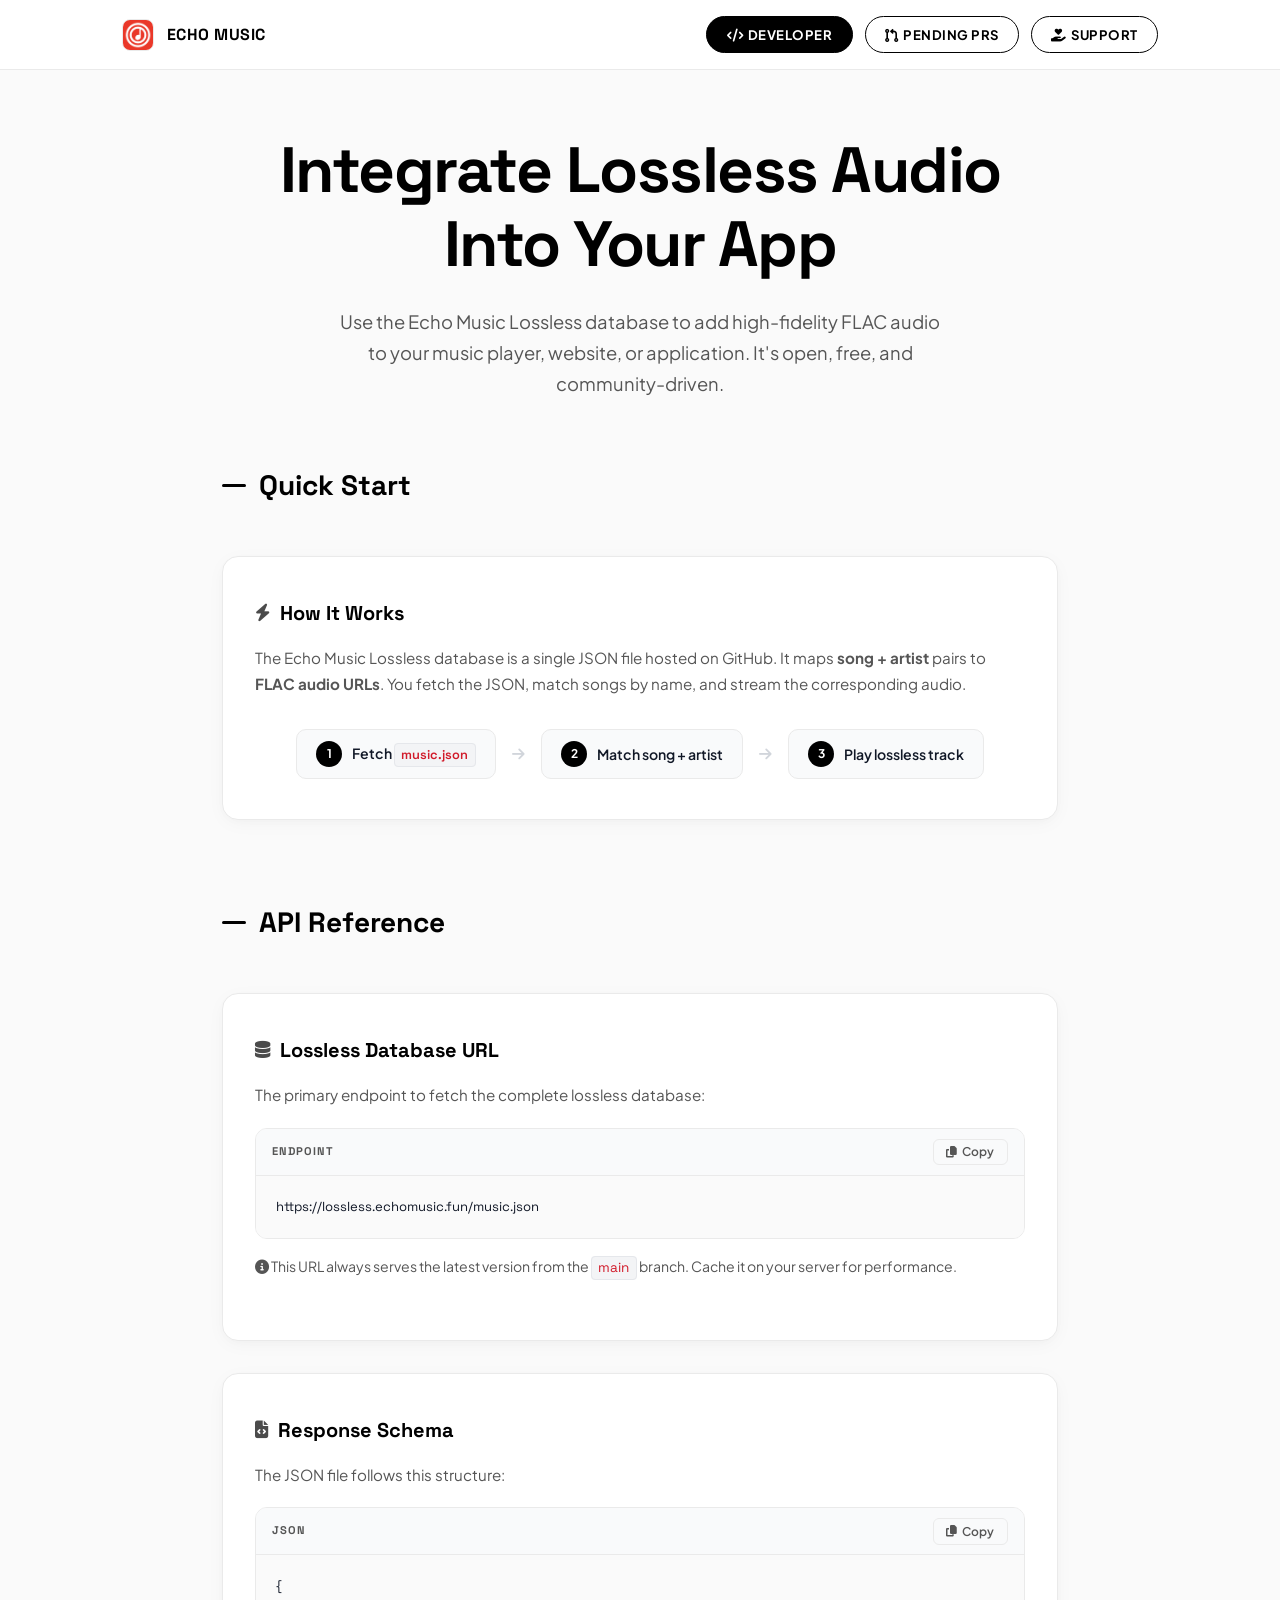
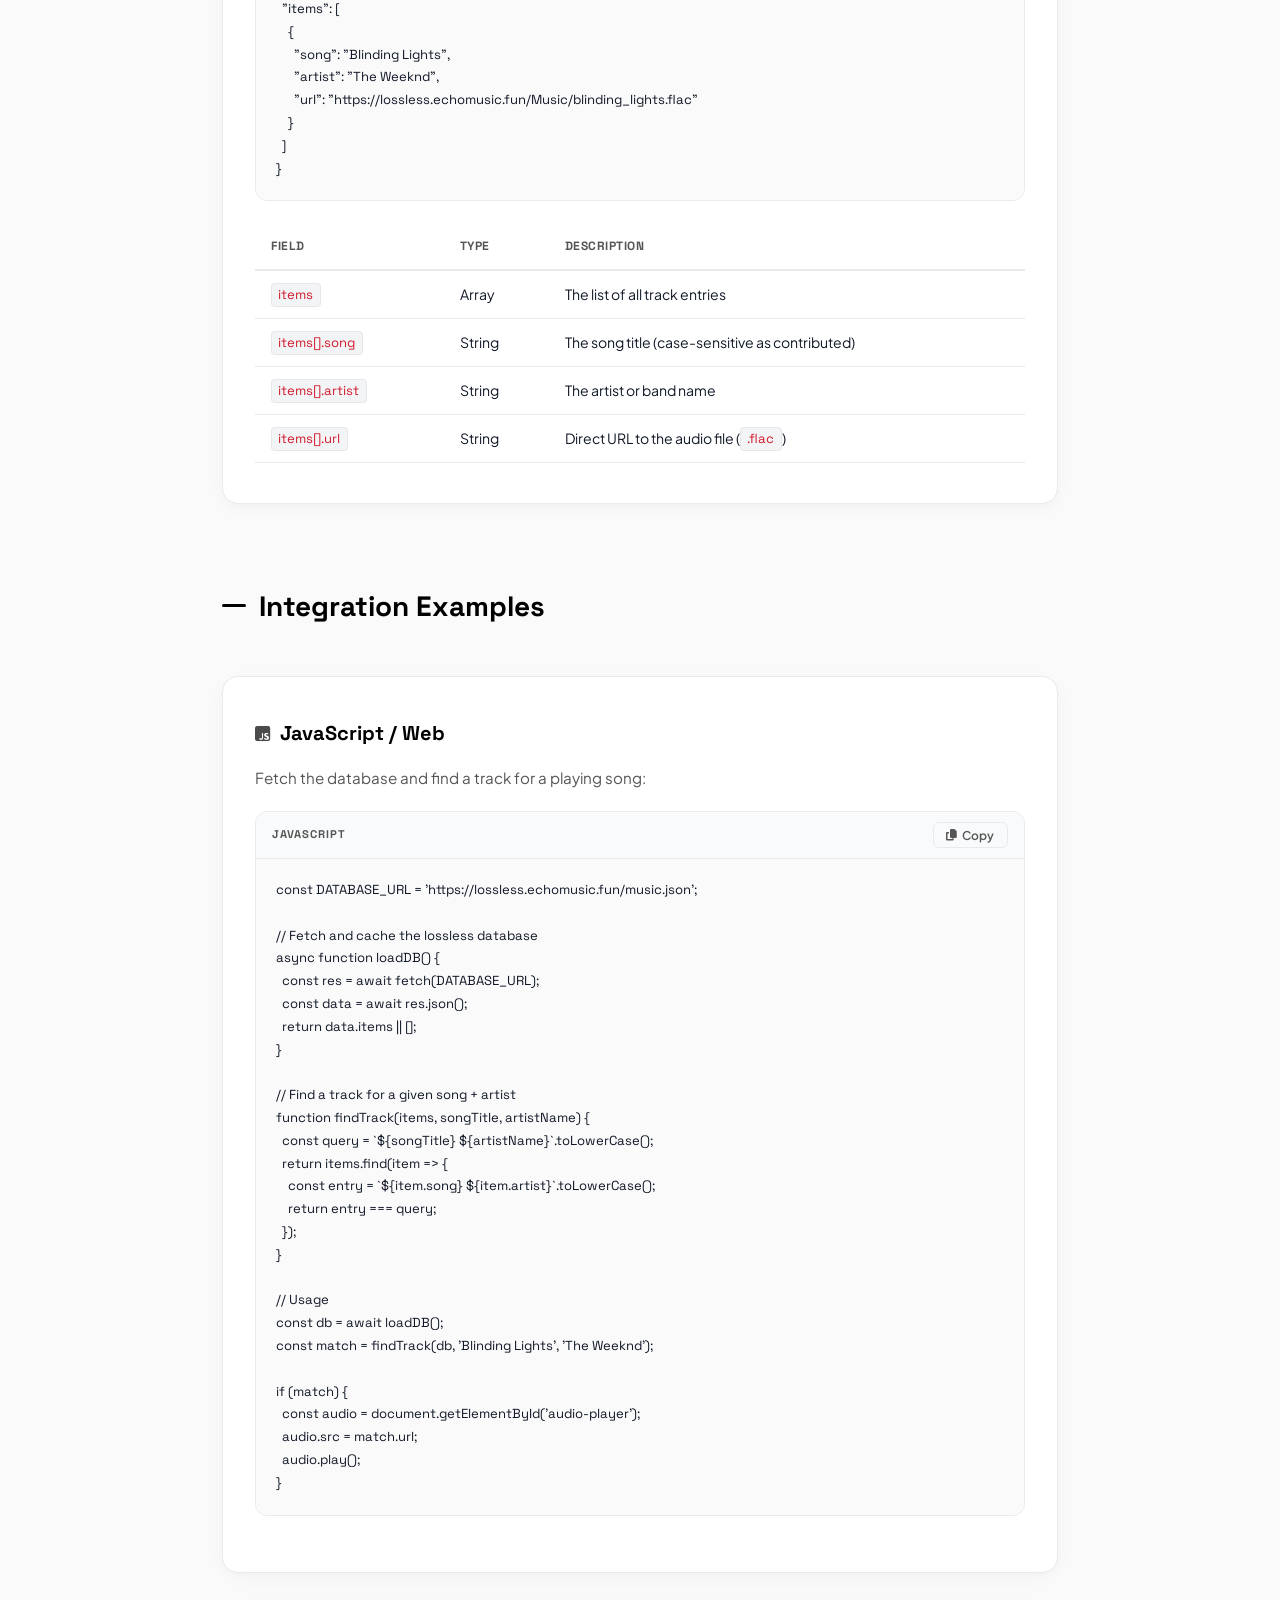
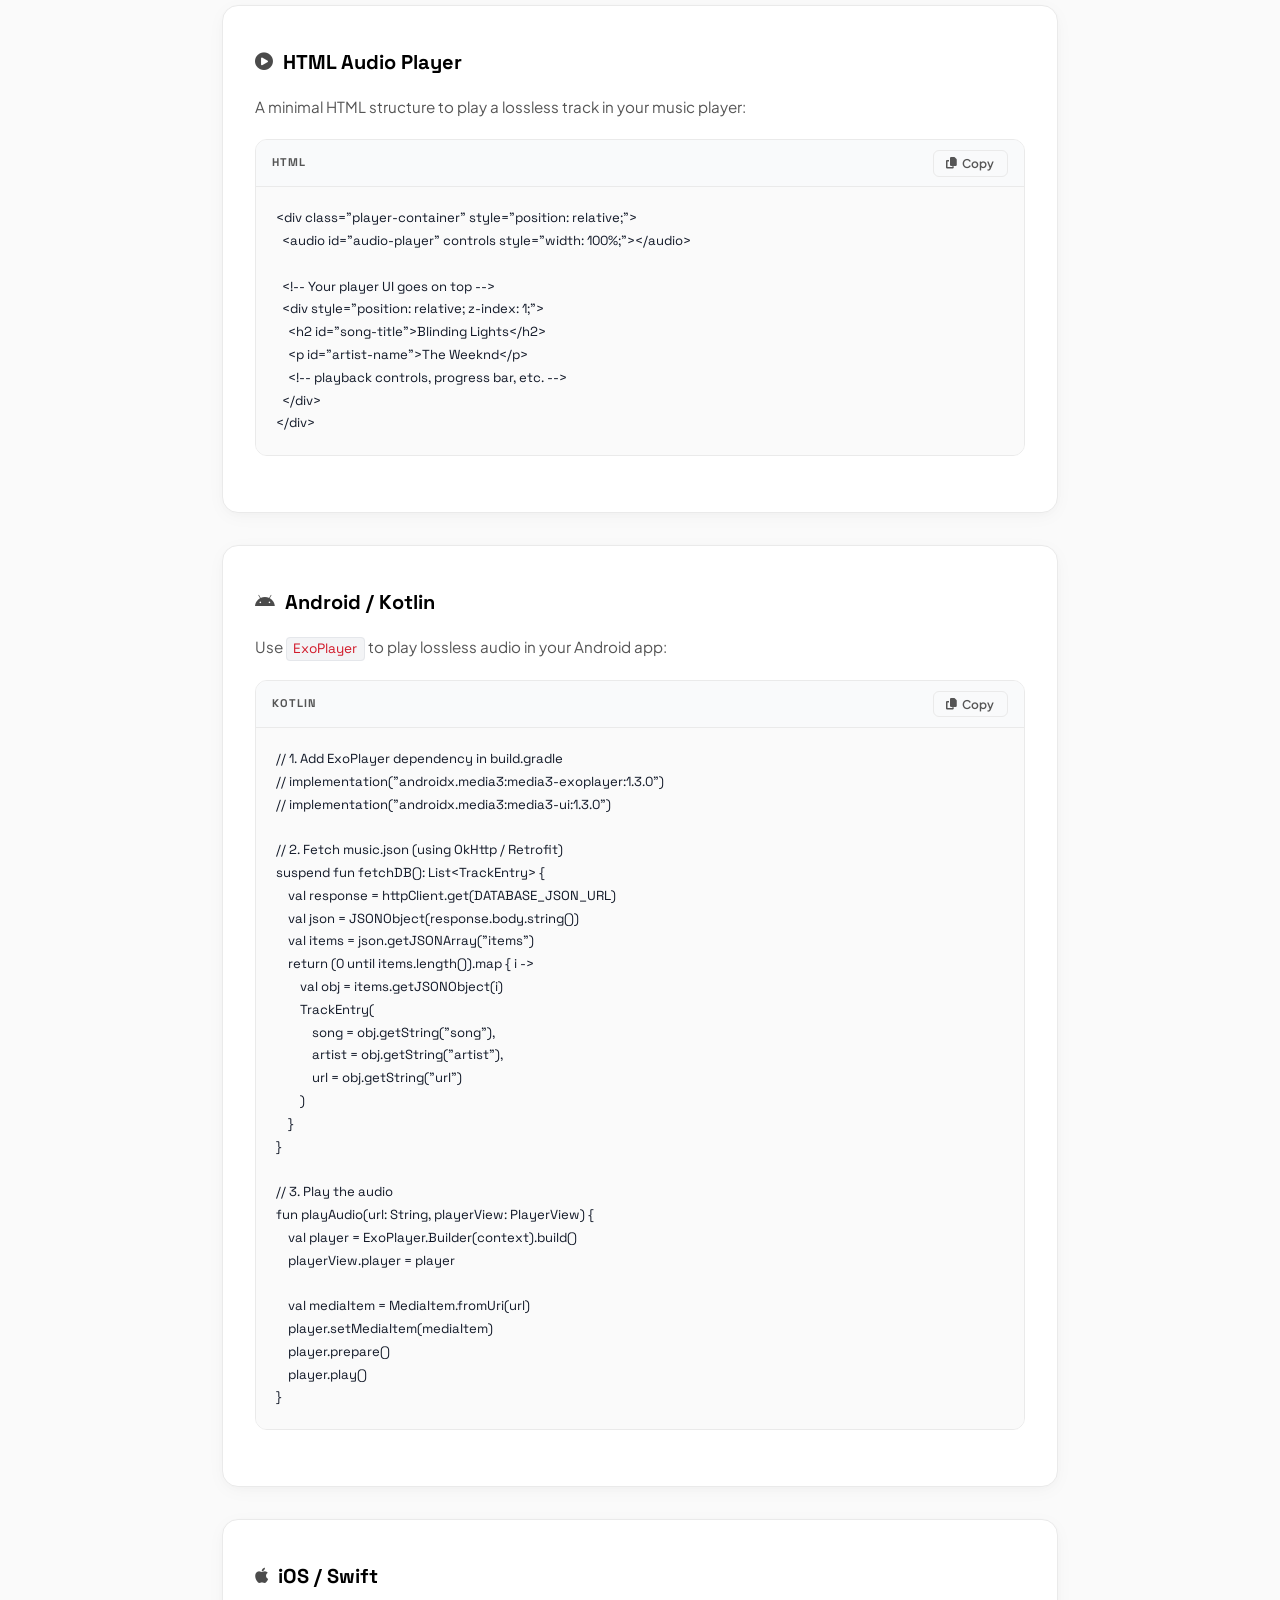
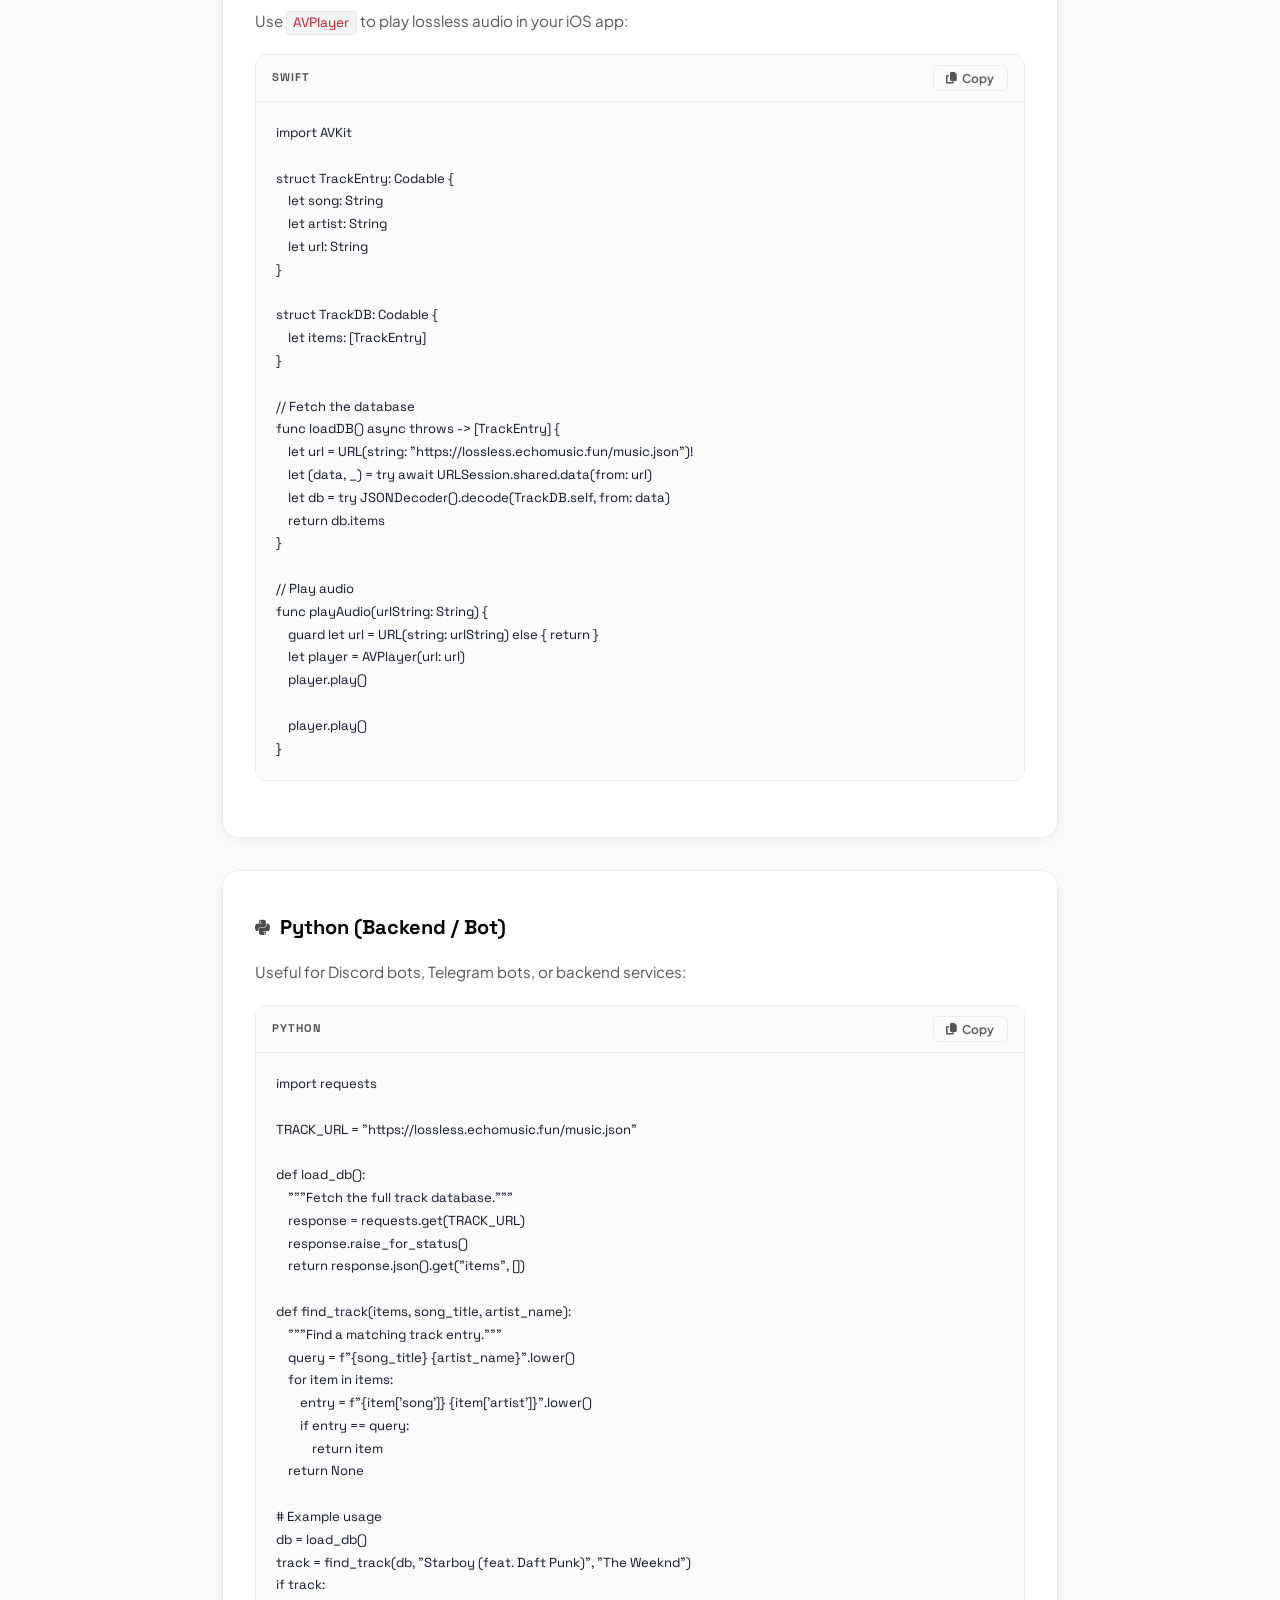
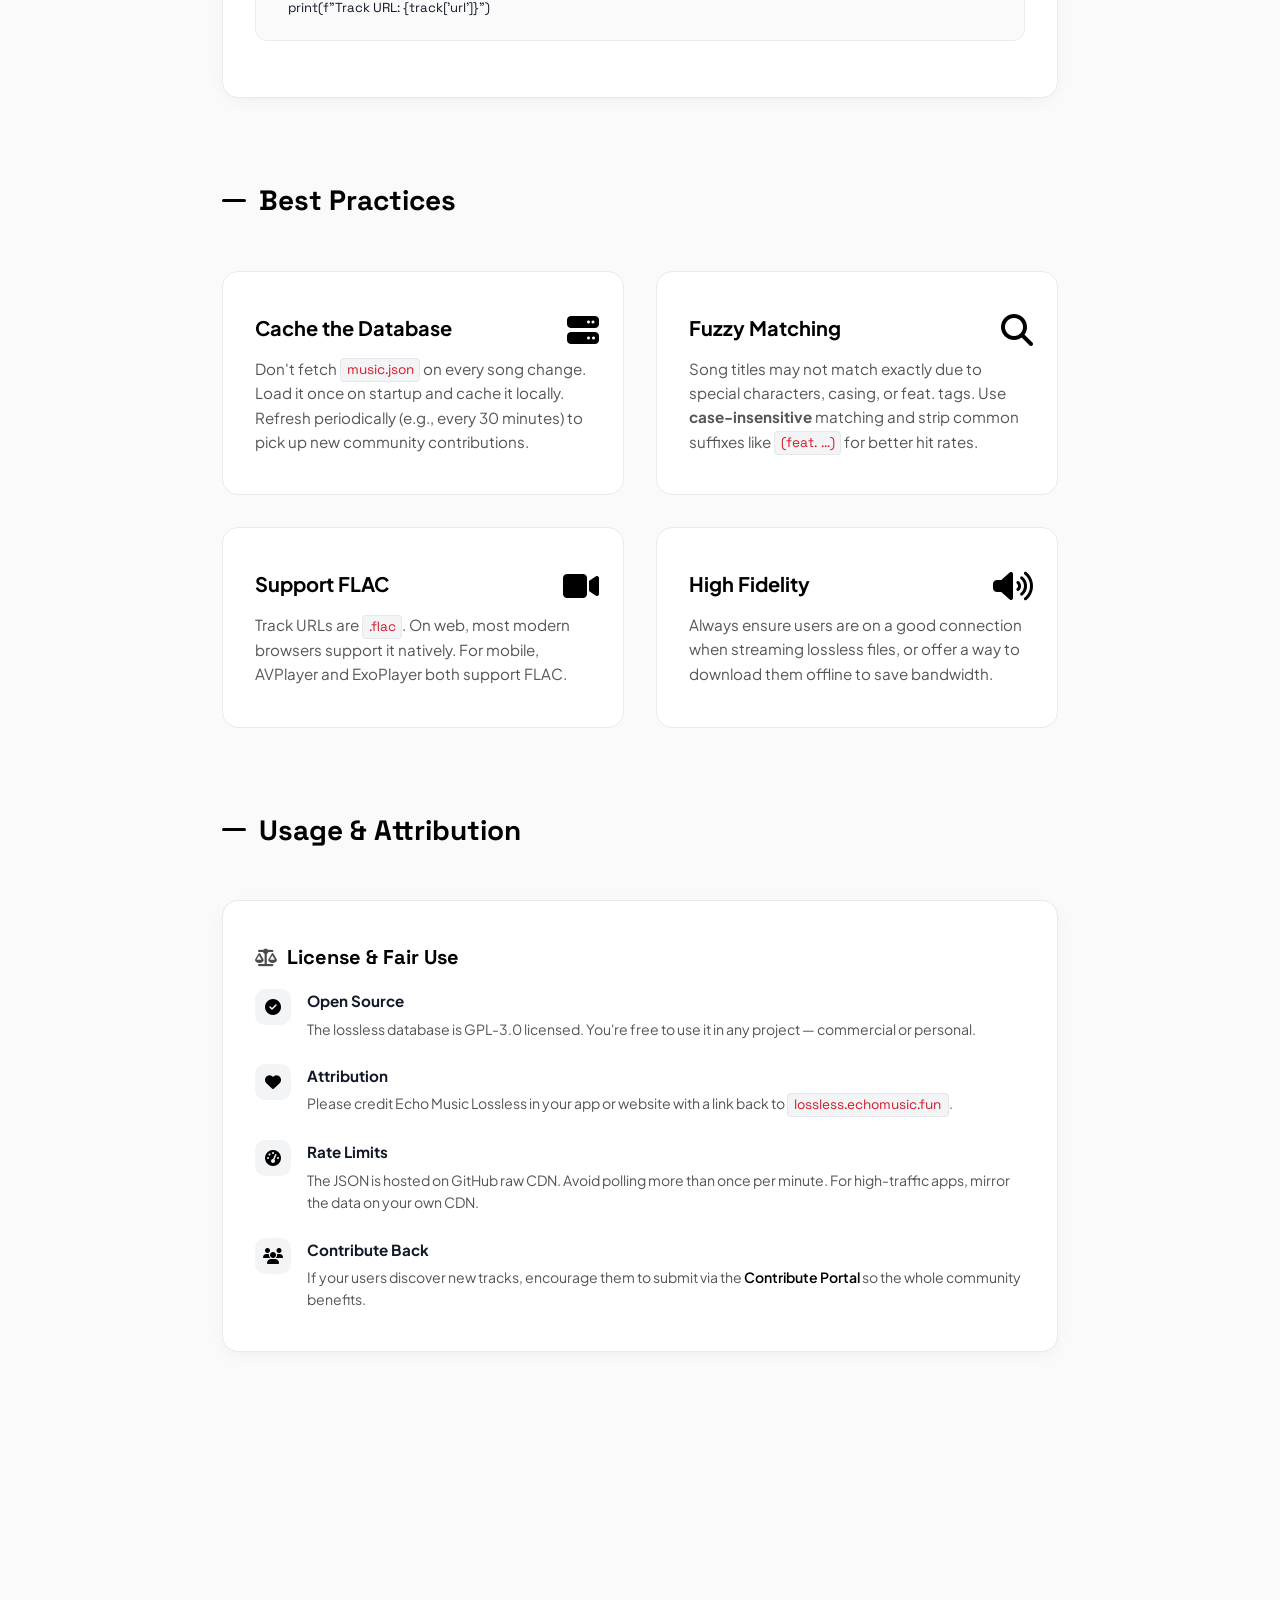
<file: developer.html>
<!DOCTYPE html>
<html lang="en">

<head>
    <meta charset="UTF-8">
    <meta name="viewport" content="width=device-width, initial-scale=1.0">
    <meta name="robots" content="index, follow">
    <meta name="theme-color" content="#121212">
    <title>Developer Guide — Echo Music Lossless</title>
    <meta name="description" content="Learn how to integrate Echo Music Lossless audio into your app or website. Complete API reference, code examples, and integration guides.">

    <meta property="og:type" content="website">
    <meta property="og:url" content="https://lossless.echomusic.fun/developer.html">
    <meta property="og:title" content="Developer Guide — Echo Music Lossless">
    <meta property="og:description" content="Integrate Echo Music Lossless audio into your own app or website with our developer guide.">
    <meta property="og:image" content="https://lossless.echomusic.fun/App%20Logo/echo.png">

    <link rel="icon" type="image/png" href="App Logo/echo.png">
    <link rel="stylesheet" href="styles.css?v=4">
    <link rel="stylesheet" href="https://cdnjs.cloudflare.com/ajax/libs/font-awesome/6.4.0/css/all.min.css">
</head>

<body>
    <nav class="top-bar">
        <div class="top-bar-content">
            <a href="index.html" class="brand">
                <img src="App Logo/echo.png" alt="Echo Music Logo" class="app-icon">
                <span class="copyright">ECHO MUSIC</span>
            </a>
            <button class="nav-hamburger" id="nav-hamburger" aria-label="Toggle menu" aria-expanded="false">
                <span></span><span></span><span></span>
            </button>
            <div class="nav-links" id="nav-links">
                <a href="developer.html" class="nav-support-btn nav-active-btn"><i class="fas fa-code" style="margin-right: 0.3rem;"></i>Developer</a>
                <a href="pending.html" class="nav-support-btn nav-pending-btn"><i class="fas fa-code-pull-request" style="margin-right: 0.3rem;"></i>Pending PRs</a>
                <a href="https://support.iad1tya.cyou" target="_blank" rel="noopener" class="nav-support-btn"><i class="fas fa-hand-holding-heart" style="margin-right: 0.3rem;"></i>Support</a>
            </div>
        </div>
    </nav>

    <main class="container dev-container">
        <header style="margin-bottom: 4rem;">
            <h1 id="main-title">Integrate Lossless Audio<br>Into Your App</h1>
            <p>Use the Echo Music Lossless database to add high-fidelity FLAC audio to your music player, website, or application. It's open, free, and community-driven.</p>
        </header>

        
        <section class="dev-section">
            <h2 class="section-title">Quick Start</h2>
            <div class="dev-card">
                <h3><i class="fas fa-bolt"></i> How It Works</h3>
                <p>The Echo Music Lossless database is a single JSON file hosted on GitHub. It maps <strong>song + artist</strong> pairs to <strong>FLAC audio URLs</strong>. You fetch the JSON, match songs by name, and stream the corresponding audio.</p>
                <div class="dev-flow">
                    <div class="flow-step">
                        <span class="flow-num">1</span>
                        <span>Fetch <code>music.json</code></span>
                    </div>
                    <i class="fas fa-arrow-right flow-arrow"></i>
                    <div class="flow-step">
                        <span class="flow-num">2</span>
                        <span>Match song + artist</span>
                    </div>
                    <i class="fas fa-arrow-right flow-arrow"></i>
                    <div class="flow-step">
                        <span class="flow-num">3</span>
                        <span>Play lossless track</span>
                    </div>
                </div>
            </div>
        </section>

        
        <section class="dev-section">
            <h2 class="section-title">API Reference</h2>

            <div class="dev-card">
                <h3><i class="fas fa-database"></i> Lossless Database URL</h3>
                <p>The primary endpoint to fetch the complete lossless database:</p>
                <div class="code-block">
                    <div class="code-header">
                        <span class="code-lang">ENDPOINT</span>
                        <button class="copy-btn" onclick="copyCode(this)"><i class="fas fa-copy"></i> Copy</button>
                    </div>
                    <pre><code>https://lossless.echomusic.fun/music.json</code></pre>
                </div>
                <p style="margin-top: 1rem; font-size: 0.88rem; color: var(--text-dim);">
                    <i class="fas fa-info-circle"></i> This URL always serves the latest version from the <code>main</code> branch. Cache it on your server for performance.
                </p>
            </div>

            <div class="dev-card">
                <h3><i class="fas fa-file-code"></i> Response Schema</h3>
                <p>The JSON file follows this structure:</p>
                <div class="code-block">
                    <div class="code-header">
                        <span class="code-lang">JSON</span>
                        <button class="copy-btn" onclick="copyCode(this)"><i class="fas fa-copy"></i> Copy</button>
                    </div>
                    <pre><code>{
  "items": [
    {
      "song": "Blinding Lights",
      "artist": "The Weeknd",
      "url": "https://lossless.echomusic.fun/Music/blinding_lights.flac"
    }
  ]
}</code></pre>
                </div>

                <div class="schema-table">
                    <table>
                        <thead>
                            <tr><th>Field</th><th>Type</th><th>Description</th></tr>
                        </thead>
                        <tbody>
                            <tr><td><code>items</code></td><td>Array</td><td>The list of all track entries</td></tr>
                            <tr><td><code>items[].song</code></td><td>String</td><td>The song title (case-sensitive as contributed)</td></tr>
                            <tr><td><code>items[].artist</code></td><td>String</td><td>The artist or band name</td></tr>
                            <tr><td><code>items[].url</code></td><td>String</td><td>Direct URL to the audio file (<code>.flac</code>)</td></tr>
                        </tbody>
                    </table>
                </div>
            </div>
        </section>

        
        <section class="dev-section">
            <h2 class="section-title">Integration Examples</h2>

            
            <div class="dev-card">
                <h3><i class="fab fa-js-square"></i> JavaScript / Web</h3>
                <p>Fetch the database and find a track for a playing song:</p>
                <div class="code-block">
                    <div class="code-header">
                        <span class="code-lang">JavaScript</span>
                        <button class="copy-btn" onclick="copyCode(this)"><i class="fas fa-copy"></i> Copy</button>
                    </div>
                    <pre><code>const DATABASE_URL = 'https://lossless.echomusic.fun/music.json';

// Fetch and cache the lossless database
async function loadDB() {
  const res = await fetch(DATABASE_URL);
  const data = await res.json();
  return data.items || [];
}

// Find a track for a given song + artist
function findTrack(items, songTitle, artistName) {
  const query = `${songTitle} ${artistName}`.toLowerCase();
  return items.find(item => {
    const entry = `${item.song} ${item.artist}`.toLowerCase();
    return entry === query;
  });
}

// Usage
const db = await loadDB();
const match = findTrack(db, 'Blinding Lights', 'The Weeknd');

if (match) {
  const audio = document.getElementById('audio-player');
  audio.src = match.url;
  audio.play();
}</code></pre>
                </div>
            </div>

            
            <div class="dev-card">
                <h3><i class="fas fa-play-circle"></i> HTML Audio Player</h3>
                <p>A minimal HTML structure to play a lossless track in your music player:</p>
                <div class="code-block">
                    <div class="code-header">
                        <span class="code-lang">HTML</span>
                        <button class="copy-btn" onclick="copyCode(this)"><i class="fas fa-copy"></i> Copy</button>
                    </div>
                    <pre><code>&lt;div class="player-container" style="position: relative;"&gt;
  &lt;audio id="audio-player" controls style="width: 100%;"&gt;&lt;/audio&gt;

  &lt;!-- Your player UI goes on top --&gt;
  &lt;div style="position: relative; z-index: 1;"&gt;
    &lt;h2 id="song-title"&gt;Blinding Lights&lt;/h2&gt;
    &lt;p id="artist-name"&gt;The Weeknd&lt;/p&gt;
    &lt;!-- playback controls, progress bar, etc. --&gt;
  &lt;/div&gt;
&lt;/div&gt;</code></pre>
                </div>
            </div>

            
            <div class="dev-card">
                <h3><i class="fab fa-android"></i> Android / Kotlin</h3>
                <p>Use <code>ExoPlayer</code> to play lossless audio in your Android app:</p>
                <div class="code-block">
                    <div class="code-header">
                        <span class="code-lang">Kotlin</span>
                        <button class="copy-btn" onclick="copyCode(this)"><i class="fas fa-copy"></i> Copy</button>
                    </div>
                    <pre><code>// 1. Add ExoPlayer dependency in build.gradle
// implementation("androidx.media3:media3-exoplayer:1.3.0")
// implementation("androidx.media3:media3-ui:1.3.0")

// 2. Fetch music.json (using OkHttp / Retrofit)
suspend fun fetchDB(): List&lt;TrackEntry&gt; {
    val response = httpClient.get(DATABASE_JSON_URL)
    val json = JSONObject(response.body.string())
    val items = json.getJSONArray("items")
    return (0 until items.length()).map { i ->
        val obj = items.getJSONObject(i)
        TrackEntry(
            song = obj.getString("song"),
            artist = obj.getString("artist"),
            url = obj.getString("url")
        )
    }
}

// 3. Play the audio
fun playAudio(url: String, playerView: PlayerView) {
    val player = ExoPlayer.Builder(context).build()
    playerView.player = player

    val mediaItem = MediaItem.fromUri(url)
    player.setMediaItem(mediaItem)
    player.prepare()
    player.play()
}</code></pre>
                </div>
            </div>

            
            <div class="dev-card">
                <h3><i class="fab fa-apple"></i> iOS / Swift</h3>
                <p>Use <code>AVPlayer</code> to play lossless audio in your iOS app:</p>
                <div class="code-block">
                    <div class="code-header">
                        <span class="code-lang">Swift</span>
                        <button class="copy-btn" onclick="copyCode(this)"><i class="fas fa-copy"></i> Copy</button>
                    </div>
                    <pre><code>import AVKit

struct TrackEntry: Codable {
    let song: String
    let artist: String
    let url: String
}

struct TrackDB: Codable {
    let items: [TrackEntry]
}

// Fetch the database
func loadDB() async throws -> [TrackEntry] {
    let url = URL(string: "https://lossless.echomusic.fun/music.json")!
    let (data, _) = try await URLSession.shared.data(from: url)
    let db = try JSONDecoder().decode(TrackDB.self, from: data)
    return db.items
}

// Play audio
func playAudio(urlString: String) {
    guard let url = URL(string: urlString) else { return }
    let player = AVPlayer(url: url)
    player.play()

    player.play()
}</code></pre>
                </div>
            </div>

            
            <div class="dev-card">
                <h3><i class="fab fa-python"></i> Python (Backend / Bot)</h3>
                <p>Useful for Discord bots, Telegram bots, or backend services:</p>
                <div class="code-block">
                    <div class="code-header">
                        <span class="code-lang">Python</span>
                        <button class="copy-btn" onclick="copyCode(this)"><i class="fas fa-copy"></i> Copy</button>
                    </div>
                    <pre><code>import requests

TRACK_URL = "https://lossless.echomusic.fun/music.json"

def load_db():
    """Fetch the full track database."""
    response = requests.get(TRACK_URL)
    response.raise_for_status()
    return response.json().get("items", [])

def find_track(items, song_title, artist_name):
    """Find a matching track entry."""
    query = f"{song_title} {artist_name}".lower()
    for item in items:
        entry = f"{item['song']} {item['artist']}".lower()
        if entry == query:
            return item
    return None

# Example usage
db = load_db()
track = find_track(db, "Starboy (feat. Daft Punk)", "The Weeknd")
if track:
    print(f"Track URL: {track['url']}")
</code></pre>
                </div>
            </div>
        </section>

        
        <section class="dev-section">
            <h2 class="section-title">Best Practices</h2>
            <div class="instruction-grid">
                <article class="step-card">
                    <span class="step-number"><i class="fas fa-server"></i></span>
                    <h3>Cache the Database</h3>
                    <p>Don't fetch <code>music.json</code> on every song change. Load it once on startup and cache it locally. Refresh periodically (e.g., every 30 minutes) to pick up new community contributions.</p>
                </article>
                <article class="step-card">
                    <span class="step-number"><i class="fas fa-search"></i></span>
                    <h3>Fuzzy Matching</h3>
                    <p>Song titles may not match exactly due to special characters, casing, or feat. tags. Use <strong>case-insensitive</strong> matching and strip common suffixes like <code>(feat. …)</code> for better hit rates.</p>
                </article>
                <article class="step-card">
                    <span class="step-number"><i class="fas fa-video"></i></span>
                    <h3>Support FLAC</h3>
                    <p>Track URLs are <code>.flac</code>. On web, most modern browsers support it natively. For mobile, AVPlayer and ExoPlayer both support FLAC.</p>
                </article>
                <article class="step-card">
                    <span class="step-number"><i class="fas fa-volume-up"></i></span>
                    <h3>High Fidelity</h3>
                    <p>Always ensure users are on a good connection when streaming lossless files, or offer a way to download them offline to save bandwidth.</p>
                </article>
            </div>
        </section>

        
        <section class="dev-section">
            <h2 class="section-title">Usage & Attribution</h2>
            <div class="dev-card">
                <h3><i class="fas fa-balance-scale"></i> License & Fair Use</h3>
                <div class="dev-info-grid">
                    <div class="dev-info-item">
                        <div class="info-icon"><i class="fas fa-check-circle"></i></div>
                        <div>
                            <strong>Open Source</strong>
                            <p>The lossless database is GPL-3.0 licensed. You're free to use it in any project — commercial or personal.</p>
                        </div>
                    </div>
                    <div class="dev-info-item">
                        <div class="info-icon"><i class="fas fa-heart"></i></div>
                        <div>
                            <strong>Attribution</strong>
                            <p>Please credit Echo Music Lossless in your app or website with a link back to <code>lossless.echomusic.fun</code>.</p>
                        </div>
                    </div>
                    <div class="dev-info-item">
                        <div class="info-icon"><i class="fas fa-tachometer-alt"></i></div>
                        <div>
                            <strong>Rate Limits</strong>
                            <p>The JSON is hosted on GitHub raw CDN. Avoid polling more than once per minute. For high-traffic apps, mirror the data on your own CDN.</p>
                        </div>
                    </div>
                    <div class="dev-info-item">
                        <div class="info-icon"><i class="fas fa-users"></i></div>
                        <div>
                            <strong>Contribute Back</strong>
                            <p>If your users discover new tracks, encourage them to submit via the <a href="contribute.html">Contribute Portal</a> so the whole community benefits.</p>
                        </div>
                    </div>
                </div>
            </div>
        </section>
    </main>

    <footer>
        <div id="support-section" class="footer-content">
            <div class="footer-credits">
                <p style="margin-top: 0.5rem; font-size: 0.8rem; opacity: 0.6;">Licensed under <a href="LICENSE" target="_blank">GPL-3.0</a>.</p>
            </div>
        </div>
    </footer>

    <script>
        function copyCode(btn) {
            const codeBlock = btn.closest('.code-block');
            const code = codeBlock.querySelector('code').textContent;
            navigator.clipboard.writeText(code).then(() => {
                btn.innerHTML = '<i class="fas fa-check"></i> Copied!';
                setTimeout(() => {
                    btn.innerHTML = '<i class="fas fa-copy"></i> Copy';
                }, 2000);
            });
        }
    </script>
    <script>
        (function() {
            const btn = document.getElementById('nav-hamburger');
            const menu = document.getElementById('nav-links');
            if (!btn || !menu) return;
            btn.addEventListener('click', () => {
                const open = menu.classList.toggle('nav-open');
                btn.classList.toggle('nav-hamburger--open', open);
                btn.setAttribute('aria-expanded', open);
            });
            menu.querySelectorAll('a').forEach(a => {
                a.addEventListener('click', () => {
                    menu.classList.remove('nav-open');
                    btn.classList.remove('nav-hamburger--open');
                    btn.setAttribute('aria-expanded', 'false');
                });
            });
        })();
    </script>
</body>

</html>
</file>
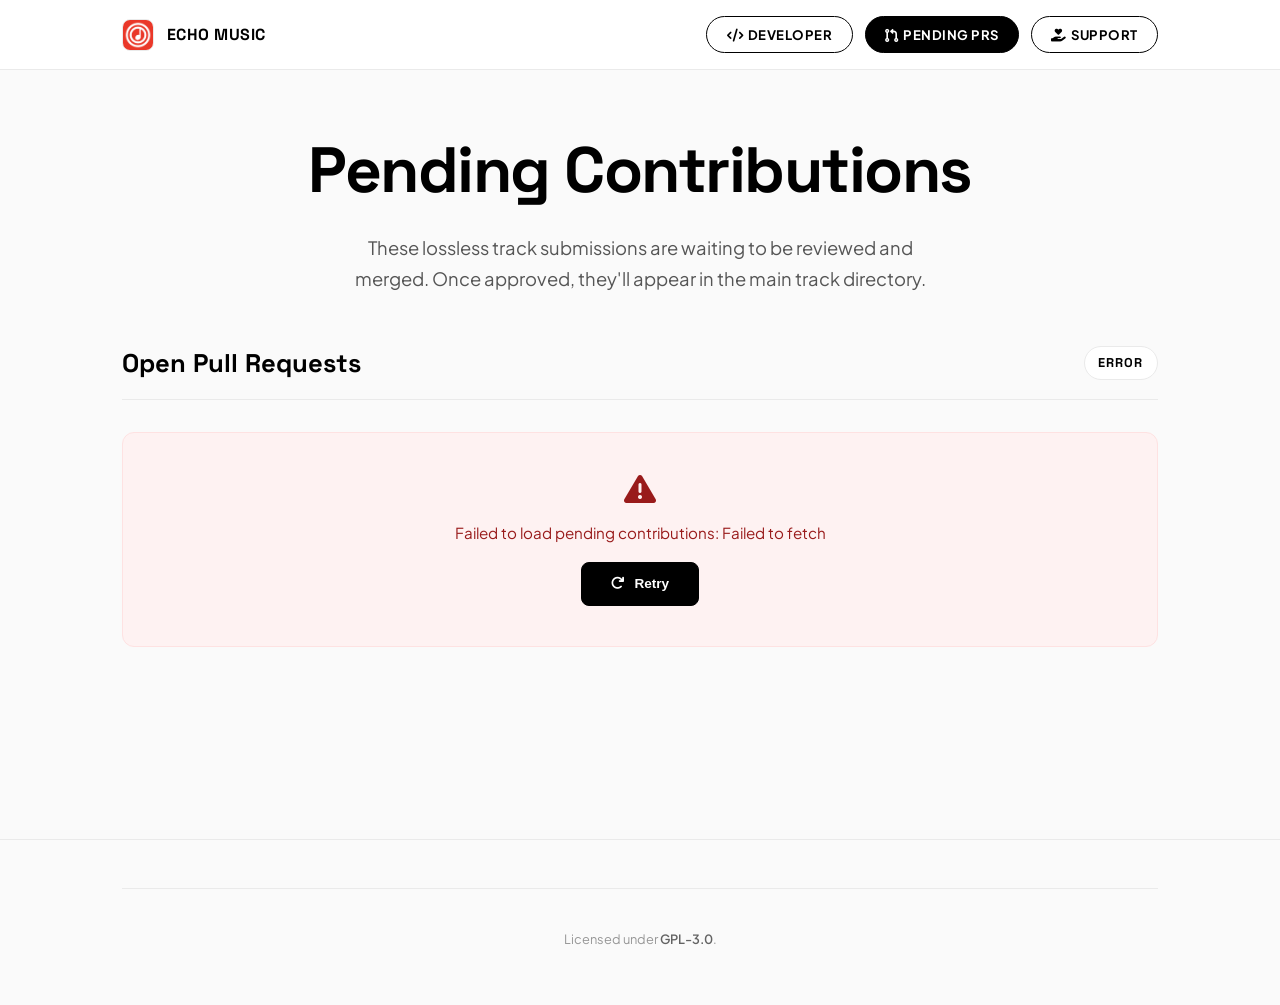
<file: pending.html>
<!DOCTYPE html>
<html lang="en">

<head>
    <meta charset="UTF-8">
    <meta name="viewport" content="width=device-width, initial-scale=1.0">
    <meta name="robots" content="index, follow">
    <meta name="theme-color" content="#121212">
    <title>Pending Contributions — Echo Music Lossless</title>
    <meta name="description" content="View all pending lossless contributions waiting to be merged into the Echo Music Lossless database.">

    <meta property="og:type" content="website">
    <meta property="og:url" content="https://lossless.echomusic.fun/pending.html">
    <meta property="og:title" content="Pending Contributions — Echo Music Lossless">
    <meta property="og:description" content="See what lossless contributions are waiting to be reviewed and merged.">
    <meta property="og:image" content="https://lossless.echomusic.fun/App%20Logo/echo.png">

    <link rel="icon" type="image/png" href="App Logo/echo.png">
    <link rel="stylesheet" href="styles.css?v=4">
    <link rel="stylesheet" href="https://cdnjs.cloudflare.com/ajax/libs/font-awesome/6.4.0/css/all.min.css">
</head>

<body>
    <nav class="top-bar">
        <div class="top-bar-content">
            <a href="index.html" class="brand">
                <img src="App Logo/echo.png" alt="Echo Music Logo" class="app-icon">
                <span class="copyright">ECHO MUSIC</span>
            </a>
            <button class="nav-hamburger" id="nav-hamburger" aria-label="Toggle menu" aria-expanded="false">
                <span></span><span></span><span></span>
            </button>
            <div class="nav-links" id="nav-links">
                <a href="developer.html" class="nav-support-btn"><i class="fas fa-code" style="margin-right: 0.3rem;"></i>Developer</a>
                <a href="pending.html" class="nav-support-btn nav-active-btn"><i class="fas fa-code-pull-request" style="margin-right: 0.3rem;"></i>Pending PRs</a>
                <a href="https://support.iad1tya.cyou" target="_blank" rel="noopener" class="nav-support-btn"><i class="fas fa-hand-holding-heart" style="margin-right: 0.3rem;"></i>Support</a>
            </div>
        </div>
    </nav>

    <main class="container">
        <header style="margin-bottom: 3rem;">
            <h1 id="main-title">Pending Contributions</h1>
            <p>These lossless track submissions are waiting to be reviewed and merged. Once approved, they'll appear in the main track directory.</p>
        </header>

        <section class="status-bar" style="margin-top: 0;">
            <h2>Open Pull Requests</h2>
            <span id="pr-count">Loading...</span>
        </section>

        <section id="pending-grid" class="pending-list">
            <div class="loader" id="loading-spinner"></div>
        </section>

        <div id="empty-state" style="display: none;">
            <div class="empty-state" style="padding: 4rem 2rem; text-align: center;">
                <i class="fas fa-check-double" style="font-size: 2.5rem; color: #059669; margin-bottom: 1rem;"></i>
                <p style="font-size: 1.1rem; font-weight: 600; color: var(--text-main); margin-bottom: 0.5rem;">All caught up!</p>
                <p style="color: var(--text-dim);">There are no pending lossless contributions at the moment. Be the first to <a href="contribute.html" style="color: var(--accent-monochrome); font-weight: 600;">submit one</a>!</p>
            </div>
        </div>

        <div id="error-state" style="display: none;">
            <div class="error-state" style="padding: 2.5rem; text-align: center;">
                <i class="fas fa-exclamation-triangle" style="font-size: 2rem; margin-bottom: 1rem;"></i>
                <p id="error-message">Failed to load pending contributions.</p>
                <button onclick="loadPendingPRs()" class="btn btn-primary" style="margin-top: 1rem; font-size: 0.85rem;">
                    <i class="fas fa-redo"></i> Retry
                </button>
            </div>
        </div>
    </main>

    <footer>
        <div id="support-section" class="footer-content">
            <div class="footer-credits">
                <p style="margin-top: 0.5rem; font-size: 0.8rem; opacity: 0.6;">Licensed under <a href="LICENSE" target="_blank">GPL-3.0</a>.</p>
            </div>
        </div>
    </footer>

    <script>
        const GITHUB_API_URL = 'https://api.github.com';
        const TARGET_OWNER = 'EchoMusicApp';
        const TARGET_REPO = 'Lossless';

        async function loadPendingPRs() {
            const grid = document.getElementById('pending-grid');
            const emptyState = document.getElementById('empty-state');
            const errorState = document.getElementById('error-state');
            const prCountEl = document.getElementById('pr-count');

            grid.innerHTML = '<div class="loader" id="loading-spinner"></div>';
            emptyState.style.display = 'none';
            errorState.style.display = 'none';

            try {
                const response = await fetch(
                    `${GITHUB_API_URL}/repos/${TARGET_OWNER}/${TARGET_REPO}/pulls?state=open&per_page=100`,
                    { headers: { 'Accept': 'application/vnd.github.v3+json' } }
                );

                if (!response.ok) throw new Error(`GitHub API returned ${response.status}`);

                const pullRequests = await response.json();

                const trackPRs = pullRequests.filter(pr =>
                    pr.title.toLowerCase().includes('lossless') ||
                    pr.title.toLowerCase().includes('feat:') ||
                    pr.title.toLowerCase().includes('add')
                );

                grid.innerHTML = '';

                if (trackPRs.length === 0) {
                    emptyState.style.display = 'block';
                    prCountEl.textContent = '0 pending';
                    return;
                }

                prCountEl.textContent = `${trackPRs.length} pending`;

                for (const pr of trackPRs) {
                    const songs = parseSongsFromPR(pr);
                    const audioUrl = await fetchPRAudioUrl(pr);
                    const card = createPRCard(pr, songs, audioUrl);
                    grid.appendChild(card);
                }

            } catch (error) {
                console.error('Error loading PRs:', error);
                grid.innerHTML = '';
                errorState.style.display = 'block';
                document.getElementById('error-message').textContent =
                    `Failed to load pending contributions: ${error.message}`;
                prCountEl.textContent = 'Error';
            }
        }

        function parseSongsFromPR(pr) {
            const songs = [];
            const body = pr.body || '';

            // Try to parse table rows from the PR body: | Song Title | Artist |
            const tableRowRegex = /\|\s*([^|]+?)\s*\|\s*([^|]+?)\s*\|/g;
            let match;
            let isHeader = true;

            while ((match = tableRowRegex.exec(body)) !== null) {
                const col1 = match[1].trim();
                const col2 = match[2].trim();

                // Skip table header and separator rows
                if (col1 === 'Song Title' || col1.startsWith('---') || col1 === '---') {
                    continue;
                }

                if (col1 && col2 && !col1.startsWith('---') && !col2.startsWith('---')) {
                    songs.push({ song: col1, artist: col2 });
                }
            }

            // Fallback: parse from PR title
            if (songs.length === 0) {
                const titleMatch = pr.title.match(/(?:add|feat:)\s*(?:lossless\s*(?:track\s*)?(?:for)?\s*)?(.+?)(?:\s*[—–-]\s*(.+))?$/i);
                if (titleMatch) {
                    songs.push({
                        song: titleMatch[1]?.trim() || pr.title,
                        artist: titleMatch[2]?.trim() || 'Unknown Artist'
                    });
                } else {
                    songs.push({
                        song: pr.title.replace(/^feat:\s*/i, '').trim(),
                        artist: 'Unknown Artist'
                    });
                }
            }

            return songs;
        }

        async function fetchPRAudioUrl(pr) {
            try {
                const filesRes = await fetch(
                    `${GITHUB_API_URL}/repos/${TARGET_OWNER}/${TARGET_REPO}/pulls/${pr.number}/files?per_page=100`,
                    { headers: { 'Accept': 'application/vnd.github.v3+json' } }
                );
                if (!filesRes.ok) return parseLiveAudioFromPR(pr);

                const files = await filesRes.json();

                const audioFile = files.find(f =>
                    f.filename.toLowerCase().endsWith('.flac')
                );

                if (audioFile) {
                    const forkOwner = pr.head.user.login;
                    const branchName = pr.head.ref;
                    return `https://raw.githubusercontent.com/${forkOwner}/${TARGET_REPO}/${branchName}/${audioFile.filename}`;
                }

                return parseLiveAudioFromPR(pr);
            } catch (e) {
                return parseLiveAudioFromPR(pr);
            }
        }

        function parseLiveAudioFromPR(pr) {
            const body = pr.body || '';
            const urlMatch = body.match(/(?:Track URL[^:\n]*|Path)[:\s]*`?([^`\s\n]+\.flac)`?/i);
            if (urlMatch) return urlMatch[1];
            const directMatch = body.match(/(https?:\/\/[^\s`\n]+\.flac)/i);
            if (directMatch) return directMatch[1];
            return null;
        }

        const albumArtCache = {};

        async function fetchAlbumArt(song, artist, imgId) {
            const query = `${song} ${artist}`;
            if (albumArtCache[query]) {
                const img = document.getElementById(imgId);
                if (img) img.src = albumArtCache[query];
                return;
            }
            try {
                const res = await fetch(`https://itunes.apple.com/search?term=${encodeURIComponent(query)}&limit=1&entity=song`);
                const data = await res.json();
                if (data.results && data.results.length > 0) {
                    const artUrl = data.results[0].artworkUrl100.replace('100x100bb', '300x300bb');
                    albumArtCache[query] = artUrl;
                    const img = document.getElementById(imgId);
                    if (img) img.src = artUrl;
                }
            } catch(e) {
                console.warn('Failed to fetch album art for', query);
            }
        }

        function createPRCard(pr, songs, audioUrl) {
            const card = document.createElement('div');
            card.className = 'pending-card';

            const timeAgo = getTimeAgo(new Date(pr.created_at));

            // Build songs list HTML
            const songsHtml = songs.slice(0, 5).map(s => `
                <div class="pending-song-item">
                    <i class="fas fa-music"></i>
                    <div class="pending-song-info">
                        <span class="pending-song-name">${escapeHtml(s.song)}</span>
                        <span class="pending-artist-name">${escapeHtml(s.artist)}</span>
                    </div>
                </div>
            `).join('');

            const remainingCount = songs.length > 5 ? `<span class="pending-more">+${songs.length - 5} more songs</span>` : '';

            const audioId = 'pending_aud_' + Math.random().toString(36).substr(2, 9);
            const imgId = 'img_' + audioId;

            card.innerHTML = `
                <div class="pending-card-layout">
                    <div class="pending-audio-col">
                        ${audioUrl ? `
                            <div class="pending-audio-wrapper" style="display: flex; align-items: center; justify-content: center; background: linear-gradient(135deg, #111, #222); position: relative; overflow: hidden;">
                                <img id="${imgId}" style="position: absolute; width: 100%; height: 100%; object-fit: cover; opacity: 0.5; z-index: 0; transition: opacity 0.3s;" />
                                <div class="audio-waves" style="z-index: 1;">
                                    <div class="wave-bar"></div>
                                    <div class="wave-bar"></div>
                                    <div class="wave-bar"></div>
                                    <div class="wave-bar"></div>
                                    <div class="wave-bar"></div>
                                </div>
                                <audio id="${audioId}" src="${audioUrl}" style="display: none;"></audio>
                                <button class="custom-play-btn" onclick="togglePlay(event, '${audioId}', this)" style="position: relative; z-index: 2;">
                                    <i class="fas fa-play" style="margin-left: 4px;"></i>
                                </button>
                            </div>
                        ` : `
                            <div class="pending-audio-wrapper pending-no-audio">
                                <i class="fas fa-music"></i>
                                <span>No audio preview</span>
                            </div>
                        `}
                    </div>
                    <div class="pending-info-col">
                        <div class="pending-header">
                            <div class="pending-pr-meta">
                                <span class="pending-pr-badge">
                                    <i class="fas fa-code-pull-request"></i> PR #${pr.number}
                                </span>
                                <span class="pending-time">${timeAgo}</span>
                            </div>
                            <h3 class="pending-pr-title">${escapeHtml(pr.title)}</h3>
                            <div class="pending-author">
                                <img src="${pr.user.avatar_url}" alt="${pr.user.login}" class="pending-avatar">
                                <span>by <strong>${escapeHtml(pr.user.login)}</strong></span>
                            </div>
                        </div>
                        <div class="pending-songs-list">
                            ${songsHtml}
                            ${remainingCount}
                        </div>
                    </div>
                    <a href="${pr.html_url}" target="_blank" rel="noopener" class="btn btn-secondary pending-view-btn btn-icon-text" style="flex-shrink: 0; padding: 0.5rem 1rem; border-radius: 8px; margin-left: auto;">
                        <i class="fab fa-github"></i> <span>View PR</span>
                    </a>
                </div>
            `;

            if (songs.length > 0) {
                fetchAlbumArt(songs[0].song, songs[0].artist, imgId);
            }

            return card;
        }

        function getTimeAgo(date) {
            const seconds = Math.floor((new Date() - date) / 1000);
            const intervals = [
                { label: 'year', seconds: 31536000 },
                { label: 'month', seconds: 2592000 },
                { label: 'week', seconds: 604800 },
                { label: 'day', seconds: 86400 },
                { label: 'hour', seconds: 3600 },
                { label: 'minute', seconds: 60 }
            ];

            for (const interval of intervals) {
                const count = Math.floor(seconds / interval.seconds);
                if (count >= 1) {
                    return `${count} ${interval.label}${count > 1 ? 's' : ''} ago`;
                }
            }
            return 'just now';
        }

        function escapeHtml(str) {
            return String(str)
                .replace(/&/g, '&amp;')
                .replace(/</g, '&lt;')
                .replace(/>/g, '&gt;')
                .replace(/"/g, '&quot;');
        }

        document.addEventListener('DOMContentLoaded', loadPendingPRs);
    </script>
    <script>
        (function() {
            const btn = document.getElementById('nav-hamburger');
            const menu = document.getElementById('nav-links');
            if (!btn || !menu) return;
            btn.addEventListener('click', () => {
                const open = menu.classList.toggle('nav-open');
                btn.classList.toggle('nav-hamburger--open', open);
                btn.setAttribute('aria-expanded', open);
            });
            menu.querySelectorAll('a').forEach(a => {
                a.addEventListener('click', () => {
                    menu.classList.remove('nav-open');
                    btn.classList.remove('nav-hamburger--open');
                    btn.setAttribute('aria-expanded', 'false');
                });
            });
        })();
    </script>
    <script>
        function togglePlay(event, audioId, btn) {
            event.preventDefault();
            event.stopPropagation();
            const audio = document.getElementById(audioId);
            const icon = btn.querySelector('i');
            
            if (audio.paused) {
                document.querySelectorAll('audio').forEach(a => {
                    if (a.id !== audioId && !a.paused) a.pause();
                });
                document.querySelectorAll('.custom-play-btn i').forEach(i => {
                    i.className = 'fas fa-play';
                    i.style.marginLeft = '4px';
                });
                
                audio.play();
                icon.className = 'fas fa-pause';
                icon.style.marginLeft = '0';
            } else {
                audio.pause();
                icon.className = 'fas fa-play';
                icon.style.marginLeft = '4px';
            }
            
            audio.onended = () => {
                icon.className = 'fas fa-play';
                icon.style.marginLeft = '4px';
            };
        }
    </script>
</body>

</html>
</file>
<file: styles.css>
@import url('https://fonts.googleapis.com/css2?family=Plus+Jakarta+Sans:wght@300;400;500;600;700;800&family=Space+Grotesk:wght@400;500;700&display=swap');

:root {
    --bg-light: #ffffff;
    --bg-alt: #fafafa;
    --card-bg: #ffffff;
    --card-border: #eaeaea;
    --card-hover-border: #111827;
    --text-main: #111827;
    --text-dim: #555555;
    --accent: #2563eb;
    --accent-secondary: #059669;
    --accent-monochrome: #000000;
    --transition: all 0.35s cubic-bezier(0.16, 1, 0.3, 1);
    --shadow-soft: 0 4px 20px -2px rgba(0, 0, 0, 0.04), 0 2px 8px -1px rgba(0, 0, 0, 0.02);
    --shadow-hover: 0 20px 40px -10px rgba(0, 0, 0, 0.08), 0 0 1px rgba(0, 0, 0, 0.1);
}

* {
    margin: 0;
    padding: 0;
    box-sizing: border-box;
}

::-webkit-scrollbar {
    width: 6px;
    height: 6px;
}

::-webkit-scrollbar-track {
    background: var(--bg-alt);
}

::-webkit-scrollbar-thumb {
    background: #cccccc;
    border-radius: 10px;
}

::-webkit-scrollbar-thumb:hover {
    background: var(--text-dim);
}

body {
    font-family: 'Plus Jakarta Sans', sans-serif;
    background-color: var(--bg-alt);
    color: var(--text-main);
    overflow-x: hidden;
    line-height: 1.6;
    -webkit-font-smoothing: antialiased;
}

.background-blob {
    display: none;
}

.top-bar {
    position: sticky;
    top: 0;
    width: 100%;
    background: rgba(255, 255, 255, 0.9);
    backdrop-filter: blur(12px);
    -webkit-backdrop-filter: blur(12px);
    border-bottom: 1px solid var(--card-border);
    z-index: 100;
    padding: 1rem 0;
}

.top-bar-content {
    max-width: 1100px;
    margin: 0 auto;
    padding: 0 2rem;
    display: flex;
    justify-content: space-between;
    align-items: center;
}

.brand {
    display: flex;
    align-items: center;
    gap: 0.8rem;
    text-decoration: none;
}

.app-icon {
    width: 32px;
    height: 32px;
    border-radius: 8px;
    border: 1px solid var(--card-border);
}

.copyright {
    font-family: 'Space Grotesk', sans-serif;
    font-size: 1rem;
    font-weight: 700;
    letter-spacing: 0.5px;
    color: var(--accent-monochrome);
}

.nav-links {
    display: flex;
    gap: 0.75rem;
    align-items: center;
}

.nav-hamburger {
    display: none;
    flex-direction: column;
    justify-content: center;
    align-items: center;
    gap: 5px;
    width: 38px;
    height: 38px;
    background: transparent;
    border: 1px solid var(--card-border);
    border-radius: 10px;
    cursor: pointer;
    padding: 0;
    transition: var(--transition);
    flex-shrink: 0;
}

.nav-hamburger span {
    display: block;
    width: 18px;
    height: 2px;
    background: var(--accent-monochrome);
    border-radius: 2px;
    transition: transform 0.25s ease, opacity 0.25s ease;
    transform-origin: center;
}

.nav-hamburger:hover {
    background: #f3f4f6;
    border-color: var(--accent-monochrome);
}

.nav-hamburger--open span:nth-child(1) {
    transform: translateY(7px) rotate(45deg);
}
.nav-hamburger--open span:nth-child(2) {
    opacity: 0;
    transform: scaleX(0);
}
.nav-hamburger--open span:nth-child(3) {
    transform: translateY(-7px) rotate(-45deg);
}

.nav-link {
    font-size: 0.9rem;
    font-weight: 600;
    color: var(--text-dim);
    text-decoration: none;
    transition: var(--transition);
    letter-spacing: 0.3px;
    border-bottom: 1px solid transparent;
}

.nav-link:hover {
    color: var(--accent-monochrome);
    border-color: var(--accent-monochrome);
}

.container {
    max-width: 1100px;
    margin: 0 auto;
    padding: 4rem 2rem 6rem 2rem;
}

header {
    text-align: center;
    margin-bottom: 6rem;
    display: flex;
    flex-direction: column;
    align-items: center;
}

.repo-badge {
    display: inline-flex;
    margin-bottom: 2rem;
    padding: 0.5rem 1.2rem;
    border-radius: 100px;
    background: #ffffff;
    border: 1px solid var(--card-border);
    transition: var(--transition);
}

.repo-badge:hover {
    border-color: var(--accent-monochrome);
    transform: translateY(-1px);
    box-shadow: 0 4px 12px rgba(0,0,0,0.03);
}

.repo-badge a {
    color: var(--text-main);
    text-decoration: none;
    font-size: 0.8rem;
    font-weight: 600;
    display: flex;
    align-items: center;
    gap: 0.5rem;
    letter-spacing: 0.3px;
}

.repo-badge i {
    color: var(--text-main);
    font-size: 0.95rem;
}

header h1 {
    font-family: 'Space Grotesk', sans-serif;
    font-size: 4rem;
    font-weight: 700;
    letter-spacing: -1.5px;
    line-height: 1.15;
    color: var(--accent-monochrome);
    margin-bottom: 1.5rem;
}

header p {
    font-size: 1.15rem;
    color: var(--text-dim);
    max-width: 600px;
    margin: 0 auto;
    line-height: 1.7;
}

.cta-container {
    display: flex;
    gap: 1rem;
    justify-content: center;
    margin-top: 2.5rem;
}

.btn {
    display: inline-flex;
    align-items: center;
    gap: 0.6rem;
    padding: 0.85rem 1.8rem;
    text-decoration: none;
    font-weight: 600;
    border-radius: 8px;
    transition: var(--transition);
    font-size: 0.9rem;
    cursor: pointer;
}

.btn-primary {
    background: var(--accent-monochrome);
    color: #ffffff;
    border: 1px solid var(--accent-monochrome);
}

.btn-primary:hover {
    background: #222222;
    border-color: #222222;
    transform: translateY(-2px);
    box-shadow: 0 8px 16px rgba(0, 0, 0, 0.1);
}

.btn-secondary {
    background: #ffffff;
    color: var(--text-main);
    border: 1px solid var(--card-border);
}

.btn-secondary:hover {
    background: var(--bg-alt);
    border-color: var(--accent-monochrome);
    transform: translateY(-2px);
}

.instructions-section {
    margin-bottom: 6rem;
}

.section-title {
    font-family: 'Space Grotesk', sans-serif;
    font-size: 1.75rem;
    font-weight: 700;
    margin-bottom: 3rem;
    display: flex;
    align-items: center;
    gap: 0.8rem;
    color: var(--accent-monochrome);
}

.section-title::before {
    content: '';
    width: 24px;
    height: 3px;
    background: var(--accent-monochrome);
    border-radius: 2px;
}

.instruction-grid {
    display: grid;
    grid-template-columns: repeat(auto-fit, minmax(280px, 1fr));
    gap: 2rem;
}

.step-card {
    background: var(--card-bg);
    border: 1px solid var(--card-border);
    padding: 2.5rem 2rem;
    border-radius: 16px;
    transition: var(--transition);
    position: relative;
}

.step-card:hover {
    transform: translateY(-4px);
    border-color: var(--card-hover-border);
    box-shadow: var(--shadow-hover);
}

.step-number {
    font-family: 'Space Grotesk', sans-serif;
    font-size: 4rem;
    font-weight: 700;
    line-height: 1;
    color: #eaeaea;
    position: absolute;
    top: 1rem;
    right: 1.5rem;
    pointer-events: none;
}

.step-card i {
    font-size: 2rem;
    color: var(--accent-monochrome);
    margin-bottom: 1.5rem;
    display: inline-block;
}

.step-card h3 {
    margin-bottom: 0.8rem;
    font-size: 1.25rem;
    font-weight: 700;
    color: var(--accent-monochrome);
}

.step-card p {
    color: var(--text-dim);
    font-size: 0.95rem;
    line-height: 1.6;
}

.step-card code {
    background: #f3f4f6;
    padding: 0.15rem 0.35rem;
    border-radius: 4px;
    font-family: 'Space Grotesk', monospace;
    font-size: 0.85rem;
    color: #d11a2a;
    border: 1px solid #e5e7eb;
}

.requirements-box {
    margin-top: 3.5rem;
    background: var(--bg-light);
    border: 1px solid var(--card-border);
    border-radius: 100px;
    padding: 0.8rem 2rem;
    box-shadow: var(--shadow-soft);
    display: flex;
    justify-content: center;
}

.req-content {
    display: flex;
    align-items: center;
    justify-content: center;
    gap: 1.25rem;
    flex-wrap: wrap;
    font-size: 0.88rem;
    color: var(--text-dim);
    line-height: 1.2;
}

.req-label {
    font-family: 'Space Grotesk', sans-serif;
    font-weight: 700;
    color: var(--text-main);
    display: flex;
    align-items: center;
    gap: 0.4rem;
    text-transform: uppercase;
    font-size: 0.8rem;
    letter-spacing: 0.5px;
}

.req-label i {
    font-size: 1.1rem;
    color: var(--accent-monochrome);
}

.req-item {
    display: inline-flex;
    align-items: center;
}

.req-divider {
    color: #d1d5db;
    font-weight: bold;
    user-select: none;
}

.search-container {
    margin: 2.5rem auto;
    max-width: 550px;
    position: relative;
}

.search-container::before {
    content: '\f002';
    font-family: 'Font Awesome 6 Free';
    font-weight: 900;
    position: absolute;
    left: 1.3rem;
    top: 50%;
    transform: translateY(-50%);
    color: #9ca3af;
    font-size: 1rem;
    transition: var(--transition);
    pointer-events: none;
    opacity: 0.7;
}

#search-input {
    width: 100%;
    background: #ffffff;
    border: 1px solid var(--card-border);
    padding: 0.9rem 1.2rem 0.9rem 2.8rem;
    border-radius: 100px;
    color: var(--text-main);
    font-size: 1rem;
    outline: none;
    transition: var(--transition);
    font-family: inherit;
    box-shadow: 0 2px 10px rgba(0,0,0,0.01);
}

#search-input:focus {
    border-color: var(--accent-monochrome);
    box-shadow: 
        0 4px 20px rgba(0, 0, 0, 0.05),
        0 0 0 3px rgba(0, 0, 0, 0.03);
}

#search-input:focus + ::before {
    color: var(--accent-monochrome);
}

.status-bar {
    display: flex;
    justify-content: space-between;
    align-items: center;
    margin-top: 5rem;
    margin-bottom: 2rem;
    padding-bottom: 1rem;
    border-bottom: 1px solid var(--card-border);
}

.status-bar h2 {
    font-family: 'Space Grotesk', sans-serif;
    font-size: 1.6rem;
    font-weight: 700;
    color: var(--accent-monochrome);
}

.status-bar span {
    font-family: 'Space Grotesk', sans-serif;
    font-size: 0.8rem;
    font-weight: 700;
    text-transform: uppercase;
    letter-spacing: 1px;
    color: var(--accent-monochrome);
    background: #ffffff;
    padding: 0.35rem 0.85rem;
    border-radius: 100px;
    border: 1px solid var(--card-border);
}

.grid {
    display: grid;
    grid-template-columns: repeat(auto-fill, minmax(350px, 1fr));
    gap: 1rem;
}

.track-card {
    background: #ffffff;
    border: 1px solid var(--card-border);
    border-radius: 16px;
    overflow: hidden;
    transition: var(--transition);
    display: flex;
    flex-direction: row;
    align-items: center;
    padding: 0.75rem;
    box-shadow: var(--shadow-soft);
}

.track-card:hover {
    transform: translateY(-2px);
    border-color: var(--card-hover-border);
    box-shadow: var(--shadow-hover);
}

.audio-preview {
    width: 64px;
    height: 64px;
    min-width: 64px;
    border-radius: 12px;
    position: relative;
    background: #000;
    overflow: hidden;
}

.audio-preview audio {
    width: 100%;
    height: 100%;
    object-fit: cover;
    opacity: 0.9;
    transition: var(--transition);
}

.track-card:hover audio {
    opacity: 1;
}

.audio-preview::after {
    content: '\f028';
    font-family: 'Font Awesome 6 Free';
    font-weight: 900;
    position: absolute;
    top: 50%;
    left: 50%;
    transform: translate(-50%, -50%) scale(0.9);
    font-size: 2.2rem;
    color: rgba(255, 255, 255, 0.9);
    opacity: 0;
    transition: var(--transition);
    pointer-events: none;
}

.track-card:hover .audio-preview::after {
    opacity: 1;
    transform: translate(-50%, -50%) scale(1);
}

.card-info {
    flex: 1;
    display: flex;
    flex-direction: column;
    justify-content: center;
    padding: 0 1rem;
    min-width: 0; /* allows text truncation */
    background: transparent;
}

.card-info h2 {
    font-size: 1.05rem;
    margin-bottom: 0.25rem;
    font-weight: 700;
    color: var(--accent-monochrome);
    white-space: nowrap;
    overflow: hidden;
    text-overflow: ellipsis;
}

.card-info h3 {
    font-size: 0.85rem;
    color: var(--text-dim);
    font-weight: 500;
    white-space: nowrap;
    overflow: hidden;
    text-overflow: ellipsis;
}

.availability-section {
    margin-top: 6rem;
}

.list-container {
    display: flex;
    flex-direction: column;
    gap: 0.75rem;
    margin-top: 1.5rem;
}

.list-item {
    display: flex;
    justify-content: space-between;
    align-items: center;
    background: #ffffff;
    border: 1px solid var(--card-border);
    padding: 1.1rem 1.6rem;
    border-radius: 12px;
    transition: var(--transition);
    box-shadow: var(--shadow-soft);
}

.list-item:hover {
    transform: translateX(6px);
    border-color: var(--card-hover-border);
    box-shadow: 0 6px 15px rgba(0, 0, 0, 0.04);
}

.item-info {
    display: flex;
    flex-direction: column;
    gap: 0.15rem;
}

.item-info strong {
    font-size: 1.05rem;
    color: var(--text-main);
    font-weight: 600;
}

.item-info span {
    font-size: 0.85rem;
    color: var(--text-dim);
}

.list-item .status-badge {
    display: flex;
    align-items: center;
    gap: 0.4rem;
    color: var(--accent-secondary);
    font-weight: 700;
    font-size: 0.8rem;
    text-transform: uppercase;
    letter-spacing: 0.5px;
    background: #ecfdf5;
    padding: 0.3rem 0.8rem;
    border-radius: 100px;
    border: 1px solid #d1fae5;
}

.loader {
    width: 40px;
    height: 40px;
    border: 2px solid #eaeaea;
    border-top: 2px solid var(--accent-monochrome);
    border-radius: 50%;
    animation: spin 0.8s linear infinite;
    margin: 5rem auto;
}

@keyframes spin {
    to { transform: rotate(360deg); }
}

.error-state, .empty-state {
    grid-column: 1/-1;
    text-align: center;
    border-radius: 12px;
    font-size: 0.95rem;
}

.error-state {
    padding: 2.5rem;
    background: #fef2f2;
    border: 1px solid #fee2e2;
    color: #991b1b;
}

.empty-state {
    padding: 3.5rem;
    background: #ffffff;
    border: 1px dashed var(--card-border);
    color: var(--text-dim);
}

footer {
    margin-top: 6rem;
    padding: 3rem 0;
    border-top: 1px solid var(--card-border);
}

.footer-content {
    max-width: 1100px;
    margin: 0 auto;
    padding: 0 2rem;
    text-align: center;
    color: var(--text-dim);
    font-size: 0.85rem;
}

footer p {
    margin-bottom: 0.5rem;
}

footer a {
    color: var(--accent-monochrome);
    text-decoration: none;
    font-weight: 600;
    transition: var(--transition);
    border-bottom: 1px solid transparent;
}

footer a:hover {
    border-color: var(--accent-monochrome);
}

@media (max-width: 1024px) {
    header h1 { font-size: 3.4rem; }
    .grid {
        grid-template-columns: repeat(auto-fill, minmax(210px, 1fr));
    }
}

@media (max-width: 768px) {
    header h1 { font-size: 2.5rem; }
    header p { font-size: 1rem; }
    .container { padding: 2rem 1rem; }
    .top-bar-content {
        padding: 0 1rem;
    }
    .grid {
        grid-template-columns: repeat(auto-fill, minmax(150px, 1fr));
        gap: 1rem;
    }
    .step-card {
        padding: 2rem 1.5rem;
    }
    .list-item {
        padding: 1rem;
    }
}

@media (max-width: 600px) {
    .nav-hamburger {
        display: flex;
    }

    .nav-links {
        display: none;
        position: absolute;
        top: 100%;
        left: 0;
        right: 0;
        background: rgba(255, 255, 255, 0.98);
        backdrop-filter: blur(16px);
        -webkit-backdrop-filter: blur(16px);
        border-top: 1px solid var(--card-border);
        border-bottom: 1px solid var(--card-border);
        flex-direction: column;
        align-items: stretch;
        gap: 0;
        padding: 0.75rem 1rem;
        box-shadow: 0 8px 24px rgba(0, 0, 0, 0.08);
        z-index: 99;
    }

    .nav-links.nav-open {
        display: flex;
    }

    .nav-links .nav-support-btn {
        border-radius: 10px;
        padding: 0.75rem 1rem;
        font-size: 0.88rem;
        text-align: left;
        justify-content: flex-start;
        border: none;
        border-bottom: 1px solid var(--card-border);
        letter-spacing: 0;
        text-transform: none;
        font-weight: 600;
        color: var(--text-main);
    }

    .nav-links .nav-support-btn:last-child {
        border-bottom: none;
    }

    .nav-links .nav-support-btn:hover,
    .nav-links .nav-active-btn {
        background: #f3f4f6;
        color: var(--accent-monochrome);
    }

    .top-bar {
        position: sticky;
    }

    .top-bar-content {
        position: relative;
    }
}


@media (max-width: 480px) {
    header h1 { 
        font-size: 2rem; 
        letter-spacing: -1px;
    }
    header p {
        font-size: 0.9rem;
    }
    .copyright {
        font-size: 0.85rem;
    }
    .top-bar {
        padding: 0.8rem 0;
    }
    .nav-links {
        gap: 1rem;
    }
    .nav-link {
        font-size: 0.85rem;
    }
    .grid {
        grid-template-columns: repeat(2, 1fr); 
        gap: 0.75rem;
    }
    .video-preview::after {
        font-size: 1.5rem;
    }
    .card-info {
        padding: 0.8rem;
    }
    .card-info h2 {
        font-size: 0.9rem;
    }
    .card-info h3 {
        font-size: 0.75rem;
    }
    .btn {
        width: 100%;
        justify-content: center;
        padding: 0.75rem 1.2rem;
        font-size: 0.85rem;
    }
    .cta-container {
        flex-direction: column;
        width: 100%;
        gap: 0.75rem;
    }
    .instructions-section {
        margin-bottom: 3.5rem;
    }
    .step-card {
        padding: 1.5rem;
    }
    .requirements-box {
        border-radius: 12px;
        padding: 1.25rem 1rem;
    }
    .req-content {
        display: grid;
        grid-template-columns: repeat(2, 1fr);
        gap: 0.75rem 0.5rem;
        text-align: center;
        font-size: 0.82rem;
    }
    .req-label {
        grid-column: 1 / -1;
        justify-content: center;
        margin-bottom: 0.25rem;
        font-size: 0.78rem;
    }
    .req-divider {
        display: none;
    }
    .status-bar {
        flex-direction: column;
        gap: 0.5rem;
        align-items: center;
        text-align: center;
        margin-top: 3.5rem;
    }
    .status-bar h2 {
        font-size: 1.4rem;
    }
    .status-bar span {
        font-size: 0.75rem;
    }
    .support-box {
        padding: 1.5rem 1.25rem;
        border-radius: 12px;
        margin-bottom: 2rem;
    }
    .support-box h3 {
        font-size: 1.15rem;
    }
    .support-box p {
        font-size: 0.85rem;
        margin-bottom: 1.25rem;
    }
    .support-buttons {
        flex-direction: column;
        gap: 0.75rem;
        width: 100%;
    }
    .btn-support {
        width: 100%;
        justify-content: center;
        padding: 0.75rem;
        font-size: 0.85rem;
    }
    .list-item {
        padding: 0.85rem;
        flex-direction: column;
        align-items: flex-start;
        gap: 0.4rem;
    }
    .list-item .status-badge {
        align-self: flex-start;
        font-size: 0.7rem;
        padding: 0.2rem 0.6rem;
    }
}

.highlight-red {
    color: #e11d48 !important;
    font-weight: 700;
}

.local-warning-banner {
    background: #fff5f5;
    border: 1px solid #fee2e2;
    color: #b91c1c;
    padding: 0.75rem 1.25rem;
    border-radius: 8px;
    font-size: 0.85rem;
    margin: 0.5rem auto 2.5rem auto;
    max-width: 550px;
    text-align: center;
    display: flex;
    align-items: center;
    justify-content: center;
    gap: 0.6rem;
    font-weight: 500;
    box-shadow: 0 1px 2px rgba(0, 0, 0, 0.02);
}

.local-warning-banner i {
    font-size: 1rem;
    color: #ef4444;
}

.local-warning-banner code {
    background: #fef2f2;
    padding: 0.1rem 0.3rem;
    border-radius: 4px;
    border: 1px solid #fee2e2;
    font-family: monospace;
    font-size: 0.8rem;
    color: #b91c1c;
}

.nav-support-btn {
    padding: 0.45rem 1.2rem;
    font-size: 0.82rem;
    border-radius: 100px;
    border: 1px solid var(--accent-monochrome);
    color: var(--accent-monochrome);
    background: transparent;
    font-weight: 700;
    text-transform: uppercase;
    letter-spacing: 0.5px;
    text-decoration: none;
    transition: var(--transition);
}

.nav-support-btn:hover {
    background: var(--accent-monochrome);
    color: #ffffff;
}

.support-box {
    margin-bottom: 3rem;
    padding: 2rem;
    background: #ffffff;
    border: 1px solid var(--card-border);
    border-radius: 16px;
    text-align: center;
    box-shadow: var(--shadow-soft);
}

.support-box h3 {
    font-family: 'Space Grotesk', sans-serif;
    font-size: 1.25rem;
    font-weight: 700;
    margin-bottom: 0.5rem;
    color: var(--accent-monochrome);
}

.support-box p {
    font-size: 0.92rem;
    color: var(--text-dim);
    margin-bottom: 1.5rem;
    max-width: 500px;
    margin-left: auto;
    margin-right: auto;
}

.support-buttons {
    display: flex;
    justify-content: center;
    gap: 1rem;
    flex-wrap: wrap;
}

.btn-support {
    padding: 0.6rem 1.2rem;
    font-size: 0.85rem;
    font-weight: 600;
    text-decoration: none;
    border-radius: 8px;
    display: inline-flex;
    align-items: center;
    gap: 0.5rem;
    transition: var(--transition);
    border: 1px solid var(--card-border);
    background: #ffffff;
    color: var(--text-main);
}

.btn-support:hover {
    transform: translateY(-1px);
    box-shadow: 0 4px 12px rgba(0, 0, 0, 0.05);
}

.btn-support.support-web:hover {
    background: var(--accent-monochrome);
    color: #ffffff;
    border-color: var(--accent-monochrome);
}

.btn-support.github:hover {
    background: #000000;
    color: #ffffff;
    border-color: #000000;
}

.btn-support.discord:hover {
    background: #5865F2;
    color: #ffffff;
    border-color: #5865F2;
}

.btn-support.telegram:hover {
    background: #24A1DE;
    color: #ffffff;
    border-color: #24A1DE;
}

.footer-credits {
    padding-top: 2rem;
    border-top: 1px solid var(--card-border);
}

.contribute-container {
    max-width: 680px !important;
}

.auth-clean-section {
    padding: 3rem 1rem;
    transition: var(--transition);
}

.auth-title {
    font-family: 'Space Grotesk', sans-serif;
    font-size: 2.2rem !important;
    font-weight: 700;
    color: var(--accent-monochrome);
    margin-bottom: 1rem;
    letter-spacing: -1px;
}

.auth-desc {
    font-family: 'Plus Jakarta Sans', sans-serif;
    font-size: 0.98rem;
    line-height: 1.75;
    color: var(--text-dim);
    max-width: 440px;
    margin: 0 auto 2.5rem auto;
}

.btn-auth-login {
    width: 100%;
    max-width: 320px;
    margin: 0 auto;
    justify-content: center;
    font-family: 'Space Grotesk', sans-serif;
    font-weight: 700;
    font-size: 0.95rem;
    padding: 0.95rem 2.2rem;
    border-radius: 10px;
    background: #000000;
    color: #ffffff;
    border: 1px solid #000000;
    transition: var(--transition);
    display: inline-flex;
    align-items: center;
    gap: 0.8rem;
}

.btn-auth-login:hover {
    background: #222222;
    border-color: #222222;
    transform: translateY(-2px);
    box-shadow: 0 8px 25px rgba(0, 0, 0, 0.12);
}

.auth-card h3, .form-card h3, .status-card h3 {
    font-family: 'Space Grotesk', sans-serif;
    font-weight: 700;
    font-size: 1.5rem;
    margin-bottom: 0.8rem;
    color: var(--accent-monochrome);
}

.form-card {
    background: #ffffff;
    border: 1px solid var(--card-border);
    border-radius: 20px;
    box-shadow: var(--shadow-soft);
    padding: 2.5rem;
}

.user-profile-bar {
    display: flex;
    justify-content: space-between;
    align-items: center;
    padding-bottom: 1.5rem;
    margin-bottom: 2rem;
    border-bottom: 1px solid var(--card-border);
}

.user-info {
    display: flex;
    align-items: center;
    gap: 0.8rem;
}

.avatar-img {
    width: 38px;
    height: 38px;
    border-radius: 50%;
    border: 1px solid var(--card-border);
}

.signed-in-as {
    display: block;
    font-size: 0.75rem;
    color: var(--text-dim);
}

.username-text {
    font-size: 0.92rem;
    color: var(--text-main);
}

.btn-text-only {
    background: none;
    border: none;
    color: #ef4444;
    font-size: 0.85rem;
    font-weight: 600;
    cursor: pointer;
    display: flex;
    align-items: center;
    gap: 0.4rem;
    padding: 0.5rem;
    border-radius: 6px;
    transition: var(--transition);
}

.btn-text-only:hover {
    background: #fef2f2;
}

.form-group {
    margin-bottom: 1.8rem;
    display: flex;
    flex-direction: column;
    gap: 0.5rem;
}

.form-label {
    font-family: 'Space Grotesk', sans-serif;
    font-weight: 700;
    font-size: 0.95rem;
    color: var(--text-main);
}

.field-desc {
    font-size: 0.8rem;
    color: var(--text-dim);
}

.form-group input[type="text"] {
    width: 100%;
    background: #ffffff;
    border: 1px solid var(--card-border);
    padding: 0.9rem 1.1rem;
    border-radius: 10px;
    color: var(--text-main);
    font-size: 0.95rem;
    outline: none;
    transition: var(--transition);
    font-family: inherit;
}

.form-group input[type="text"]:focus {
    border-color: var(--accent-monochrome);
    box-shadow: 0 4px 12px rgba(0, 0, 0, 0.02), 0 0 0 3px rgba(0, 0, 0, 0.02);
}

.segmented-control {
    display: flex;
    background: var(--bg-alt);
    padding: 0.3rem;
    border-radius: 10px;
    border: 1px solid var(--card-border);
}

.segmented-control input[type="radio"] {
    display: none;
}

.segment-btn {
    flex: 1;
    text-align: center;
    padding: 0.75rem;
    font-size: 0.88rem;
    font-family: 'Space Grotesk', sans-serif;
    font-weight: 700;
    color: var(--text-dim);
    border-radius: 8px;
    cursor: pointer;
    transition: var(--transition);
    display: flex;
    align-items: center;
    justify-content: center;
    gap: 0.5rem;
}

.segmented-control input[type="radio"]:checked + .segment-btn {
    background: #ffffff;
    color: var(--text-main);
    box-shadow: 0 2px 8px rgba(0,0,0,0.04);
}

.drag-drop-box {
    border: 2px dashed #d1d5db;
    border-radius: 14px;
    padding: 3rem 2rem;
    text-align: center;
    background: var(--bg-alt);
    cursor: pointer;
    transition: var(--transition);
    display: flex;
    flex-direction: column;
    align-items: center;
    gap: 0.5rem;
}

.drag-drop-box:hover, .drag-drop-box.drag-active {
    border-color: var(--accent-monochrome);
    background: #ffffff;
    box-shadow: var(--shadow-soft);
}

.drop-icon {
    font-size: 2.2rem;
    color: var(--text-dim);
    margin-bottom: 0.5rem;
    transition: var(--transition);
}

.drag-drop-box:hover .drop-icon {
    transform: translateY(-3px);
    color: var(--accent-monochrome);
}

.drop-text {
    font-family: 'Space Grotesk', sans-serif;
    font-size: 0.95rem;
    font-weight: 700;
    color: var(--text-main);
}

.browse-link {
    color: var(--accent);
    text-decoration: underline;
}

.drop-subtext {
    font-size: 0.8rem;
    color: var(--text-dim);
}

.file-details-banner {
    display: flex;
    justify-content: space-between;
    align-items: center;
    background: #ffffff;
    border: 1px solid var(--card-border);
    border-radius: 10px;
    padding: 0.9rem 1.2rem;
    box-shadow: var(--shadow-soft);
}

.file-meta {
    display: flex;
    align-items: center;
    gap: 0.8rem;
}

.file-icon {
    font-size: 1.6rem;
    color: var(--text-dim);
}

.file-name-text {
    display: block;
    font-size: 0.9rem;
    font-weight: 600;
    color: var(--text-main);
    word-break: break-all;
}

.file-size-text {
    display: block;
    font-size: 0.75rem;
    color: var(--text-dim);
}

.btn-remove-file {
    background: none;
    border: none;
    color: var(--text-dim);
    font-size: 1rem;
    cursor: pointer;
    padding: 0.4rem;
    border-radius: 50%;
    display: flex;
    align-items: center;
    justify-content: center;
    transition: var(--transition);
}

.btn-remove-file:hover {
    background: var(--bg-alt);
    color: #ef4444;
}

.validation-container {
    background: #ffffff;
    border: 1px solid var(--card-border);
    border-radius: 14px;
    padding: 1.8rem;
    margin-top: 2rem;
    box-shadow: var(--shadow-soft);
}

.validation-title {
    font-family: 'Space Grotesk', sans-serif;
    font-weight: 700;
    font-size: 0.88rem;
    text-transform: uppercase;
    letter-spacing: 0.5px;
    color: var(--text-main);
    margin-bottom: 1.2rem;
    border-bottom: 1px solid var(--card-border);
    padding-bottom: 0.6rem;
}

.validation-list {
    display: flex;
    flex-direction: column;
    gap: 0.8rem;
}

.validation-item {
    display: flex;
    align-items: center;
    gap: 0.7rem;
    font-size: 0.88rem;
    color: var(--text-dim);
    transition: var(--transition);
    font-weight: 500;
}

.validation-item code {
    background: var(--bg-alt);
    border: 1px solid var(--card-border);
    padding: 0.15rem 0.35rem;
    border-radius: 4px;
    font-family: monospace;
    font-size: 0.8rem;
    color: #ef4444;
}

.validation-item .check-status {
    font-size: 1rem;
    color: #9ca3af;
}

.validation-item.valid {
    color: var(--text-main);
}
.validation-item.valid .check-status {
    color: var(--accent-secondary);
}

.validation-item.invalid {
    color: #dc2626;
}
.validation-item.invalid .check-status {
    color: #dc2626;
}

.status-card {
    padding: 4rem 3rem;
}

.btn-github-pr {
    background: #24292f;
    border-color: #24292f;
}

.btn-github-pr i {
    font-size: 1.2rem;
}

.btn-github-pr:hover {
    background: #1b1f23;
    border-color: #1b1f23;
}


.contribute-container .btn {
    font-family: 'Space Grotesk', sans-serif;
    font-weight: 700;
    border-radius: 10px;
    padding: 0.9rem 2.2rem;
    letter-spacing: 0.3px;
    transition: var(--transition);
}

.contribute-container .btn-primary {
    background: var(--accent-monochrome);
    color: #ffffff;
    border: 1px solid var(--accent-monochrome);
}

.contribute-container .btn-primary:hover {
    background: #1f2937;
    border-color: #1f2937;
    transform: translateY(-2px);
    box-shadow: 0 8px 20px rgba(0, 0, 0, 0.08);
}

.contribute-container .btn-primary:disabled {
    background: #d1d5db;
    border-color: #d1d5db;
    color: #9ca3af;
    cursor: not-allowed;
    transform: none;
    box-shadow: none;
}

.contribute-container .btn-secondary {
    background: #ffffff;
    color: var(--text-main);
    border: 1px solid var(--card-border);
}

.contribute-container .btn-secondary:hover {
    background: var(--bg-alt);
    border-color: var(--accent-monochrome);
    transform: translateY(-2px);
    box-shadow: 0 8px 20px rgba(0, 0, 0, 0.04);
}

.limit-status-banner {
    background: rgba(0, 0, 0, 0.02);
    border: 1px solid var(--card-border);
    padding: 1.25rem;
    border-radius: 12px;
    margin-top: 2rem;
    text-align: left;
}

.limit-bar-container {
    width: 100%;
    height: 6px;
    background: rgba(0, 0, 0, 0.05);
    border-radius: 3px;
    overflow: hidden;
    margin-bottom: 0.75rem;
}

.limit-bar-fill {
    height: 100%;
    background: var(--accent-monochrome);
    border-radius: 3px;
    transition: width 0.5s ease;
}

.limit-text {
    font-size: 0.85rem;
    color: var(--text-dim);
    line-height: 1.4;
    margin: 0;
}

.limit-warning {
    color: #dc2626;
    font-weight: 600;
}

@media (max-width: 480px) {
    .form-card, .auth-card, .status-card {
        padding: 1.5rem 1.25rem;
        border-radius: 16px;
    }
    .segmented-control {
        flex-direction: column;
        gap: 0.25rem;
    }
    .drag-drop-box {
        padding: 1.5rem 1rem;
    }
    .file-details-banner {
        padding: 0.75rem 0.9rem;
    }
}


.song-count-badge {
    display: inline-flex;
    align-items: center;
    background: var(--accent-monochrome);
    color: #ffffff;
    font-size: 0.72rem;
    font-weight: 700;
    padding: 0.15rem 0.55rem;
    border-radius: 100px;
    margin-left: 0.5rem;
    letter-spacing: 0.3px;
    vertical-align: middle;
    transition: var(--transition);
}

.song-entries-list {
    display: flex;
    flex-direction: column;
    gap: 0.75rem;
    margin-top: 0.75rem;
    margin-bottom: 0.75rem;
}

.song-entry-row {
    display: flex;
    align-items: center;
    gap: 0.6rem;
    background: #ffffff;
    border: 1px solid var(--card-border);
    border-radius: 12px;
    padding: 0.75rem 0.9rem;
    box-shadow: var(--shadow-soft);
    transition: var(--transition);
    animation: rowSlideIn 0.18s ease;
}

@keyframes rowSlideIn {
    from { opacity: 0; transform: translateY(-6px); }
    to   { opacity: 1; transform: translateY(0); }
}

.song-entry-row:hover {
    border-color: #c4c9d1;
    box-shadow: 0 4px 14px rgba(0,0,0,0.06);
}

.song-entry-fields {
    display: flex;
    flex: 1;
    gap: 0.6rem;
    flex-wrap: wrap;
}

.song-entry-fields input[type="text"] {
    flex: 1;
    min-width: 140px;
    background: var(--bg-alt);
    border: 1px solid var(--card-border);
    padding: 0.65rem 0.9rem;
    border-radius: 8px;
    color: var(--text-main);
    font-size: 0.88rem;
    outline: none;
    transition: var(--transition);
    font-family: inherit;
}

.song-entry-fields input[type="text"]:focus {
    border-color: var(--accent-monochrome);
    background: #ffffff;
    box-shadow: 0 0 0 3px rgba(0, 0, 0, 0.04);
}

.song-entry-fields input[type="text"]::placeholder {
    color: #b0b6bf;
    font-size: 0.84rem;
}

.btn-remove-song-entry {
    flex-shrink: 0;
    background: none;
    border: none;
    color: #c4c9d1;
    font-size: 0.88rem;
    cursor: pointer;
    padding: 0.5rem;
    border-radius: 8px;
    display: flex;
    align-items: center;
    justify-content: center;
    transition: var(--transition);
}

.btn-remove-song-entry:hover {
    background: #fef2f2;
    color: #ef4444;
}

.btn-add-song {
    display: inline-flex;
    align-items: center;
    gap: 0.45rem;
    background: var(--bg-alt);
    border: 1.5px dashed #d1d5db;
    color: var(--text-dim);
    font-size: 0.88rem;
    font-weight: 600;
    font-family: 'Space Grotesk', sans-serif;
    padding: 0.65rem 1.2rem;
    border-radius: 10px;
    cursor: pointer;
    transition: var(--transition);
    width: 100%;
    justify-content: center;
    letter-spacing: 0.2px;
}

.btn-add-song:hover {
    border-color: var(--accent-monochrome);
    color: var(--accent-monochrome);
    background: #ffffff;
    box-shadow: var(--shadow-soft);
}


.existing-search-box {
    position: relative;
    display: flex;
    align-items: center;
}

.existing-search-icon {
    position: absolute;
    left: 0.95rem;
    color: var(--text-dim);
    font-size: 0.88rem;
    pointer-events: none;
}

.existing-search-box input[type="text"] {
    width: 100%;
    background: #ffffff;
    border: 1px solid var(--card-border);
    padding: 0.9rem 1.1rem 0.9rem 2.6rem;
    border-radius: 10px;
    color: var(--text-main);
    font-size: 0.95rem;
    outline: none;
    transition: var(--transition);
    font-family: inherit;
}

.existing-search-box input[type="text"]:focus {
    border-color: var(--accent-monochrome);
    box-shadow: 0 0 0 3px rgba(0, 0, 0, 0.04);
}

.existing-results-list {
    background: #ffffff;
    border: 1px solid var(--card-border);
    border-radius: 12px;
    overflow: hidden;
    box-shadow: 0 8px 24px rgba(0,0,0,0.06);
    margin-top: 0.5rem;
    max-height: 300px;
    overflow-y: auto;
}

.existing-result-item {
    display: flex;
    justify-content: space-between;
    align-items: center;
    width: 100%;
    padding: 0.75rem 1rem;
    border: none;
    background: none;
    text-align: left;
    cursor: pointer;
    transition: background 0.12s;
    gap: 0.75rem;
    border-bottom: 1px solid var(--card-border);
}

.existing-result-item:last-child {
    border-bottom: none;
}

.existing-result-item:hover {
    background: var(--bg-alt);
}

.existing-result-label {
    display: flex;
    flex-direction: column;
    gap: 0.1rem;
    flex: 1;
    min-width: 0;
}

.existing-result-song {
    font-size: 0.9rem;
    font-weight: 600;
    color: var(--text-main);
    white-space: nowrap;
    overflow: hidden;
    text-overflow: ellipsis;
}

.existing-result-artist {
    font-size: 0.78rem;
    color: var(--text-dim);
    white-space: nowrap;
    overflow: hidden;
    text-overflow: ellipsis;
}

.existing-result-url {
    font-size: 0.72rem;
    color: var(--text-dim);
    font-family: monospace;
    background: var(--bg-alt);
    padding: 0.2rem 0.45rem;
    border-radius: 5px;
    border: 1px solid var(--card-border);
    white-space: nowrap;
    overflow: hidden;
    text-overflow: ellipsis;
    max-width: 160px;
    flex-shrink: 0;
}

.existing-no-results {
    font-size: 0.88rem;
    color: var(--text-dim);
    text-align: center;
    padding: 1.5rem;
    margin: 0;
}

.existing-selected-card {
    display: flex;
    justify-content: space-between;
    align-items: center;
    background: #f0fdf4;
    border: 1px solid #86efac;
    border-radius: 10px;
    padding: 0.9rem 1.1rem;
    margin-top: 0.5rem;
    gap: 0.75rem;
    animation: rowSlideIn 0.18s ease;
}

.existing-selected-meta {
    display: flex;
    align-items: center;
    gap: 0.75rem;
    min-width: 0;
    flex: 1;
}

.existing-selected-icon {
    font-size: 1.4rem;
    color: #16a34a;
    flex-shrink: 0;
}

.existing-selected-name {
    display: block;
    font-size: 0.9rem;
    font-weight: 600;
    color: #15803d;
    white-space: nowrap;
    overflow: hidden;
    text-overflow: ellipsis;
}

.existing-selected-url-text {
    display: block;
    font-size: 0.76rem;
    color: #4ade80;
    font-family: monospace;
    white-space: nowrap;
    overflow: hidden;
    text-overflow: ellipsis;
    color: #16a34a;
    opacity: 0.7;
}

@media (max-width: 480px) {
    .song-entry-fields {
        flex-direction: column;
    }
    .song-entry-row {
        padding: 0.6rem 0.7rem;
    }
    .existing-result-url {
        display: none;
    }
}



.nav-active-btn {
    background: var(--accent-monochrome) !important;
    color: #ffffff !important;
    border-color: var(--accent-monochrome) !important;
}

.nav-pending-btn {
    position: relative;
}



.dev-container {
    max-width: 900px;
}

.dev-badge {
    display: inline-flex;
    align-items: center;
    gap: 0.5rem;
    padding: 0.45rem 1.2rem;
    border-radius: 100px;
    background: #f3f4f6;
    border: 1px solid var(--card-border);
    font-size: 0.8rem;
    font-weight: 700;
    letter-spacing: 0.3px;
    color: var(--text-main);
    margin-bottom: 2rem;
    text-transform: uppercase;
}

.dev-badge i {
    font-size: 0.85rem;
    color: var(--accent-monochrome);
}

.dev-section {
    margin-bottom: 5rem;
}

.dev-card {
    background: var(--card-bg);
    border: 1px solid var(--card-border);
    padding: 2.5rem 2rem;
    border-radius: 16px;
    margin-bottom: 2rem;
    box-shadow: var(--shadow-soft);
    transition: var(--transition);
}

.dev-card:hover {
    border-color: var(--card-hover-border);
    box-shadow: var(--shadow-hover);
}

.dev-card h3 {
    font-family: 'Space Grotesk', sans-serif;
    font-size: 1.25rem;
    font-weight: 700;
    margin-bottom: 1rem;
    color: var(--accent-monochrome);
    display: flex;
    align-items: center;
    gap: 0.6rem;
}

.dev-card h3 i {
    font-size: 1.1rem;
    opacity: 0.7;
}

.dev-card p {
    color: var(--text-dim);
    font-size: 0.95rem;
    line-height: 1.7;
    margin-bottom: 1.25rem;
}

.dev-card code {
    background: #f3f4f6;
    padding: 0.15rem 0.4rem;
    border-radius: 4px;
    font-family: 'Space Grotesk', monospace;
    font-size: 0.85rem;
    color: #d11a2a;
    border: 1px solid #e5e7eb;
}


.code-block {
    border-radius: 12px;
    overflow: hidden;
    border: 1px solid var(--card-border);
    margin: 1rem 0;
}

.code-header {
    display: flex;
    justify-content: space-between;
    align-items: center;
    padding: 0.6rem 1rem;
    background: #f9fafb;
    border-bottom: 1px solid var(--card-border);
}

.code-lang {
    font-family: 'Space Grotesk', sans-serif;
    font-size: 0.7rem;
    font-weight: 700;
    text-transform: uppercase;
    letter-spacing: 1px;
    color: var(--text-dim);
}

.copy-btn {
    background: transparent;
    border: 1px solid var(--card-border);
    padding: 0.3rem 0.8rem;
    border-radius: 6px;
    font-size: 0.75rem;
    font-weight: 600;
    color: var(--text-dim);
    cursor: pointer;
    transition: var(--transition);
    font-family: inherit;
    display: flex;
    align-items: center;
    gap: 0.3rem;
}

.copy-btn:hover {
    background: var(--accent-monochrome);
    color: #ffffff;
    border-color: var(--accent-monochrome);
}

.code-block pre {
    padding: 1.25rem;
    background: #fafafa;
    overflow-x: auto;
    margin: 0;
}

.code-block code {
    background: none;
    border: none;
    padding: 0;
    color: var(--text-main);
    font-family: 'Space Grotesk', monospace;
    font-size: 0.82rem;
    line-height: 1.65;
}


.dev-flow {
    display: flex;
    align-items: center;
    justify-content: center;
    gap: 1rem;
    margin-top: 2rem;
    flex-wrap: wrap;
}

.flow-step {
    display: flex;
    align-items: center;
    gap: 0.6rem;
    padding: 0.7rem 1.2rem;
    background: #f9fafb;
    border: 1px solid var(--card-border);
    border-radius: 10px;
    font-size: 0.88rem;
    font-weight: 600;
    color: var(--text-main);
}

.flow-num {
    width: 26px;
    height: 26px;
    background: var(--accent-monochrome);
    color: #ffffff;
    border-radius: 50%;
    display: flex;
    align-items: center;
    justify-content: center;
    font-size: 0.75rem;
    font-weight: 700;
    flex-shrink: 0;
}

.flow-step code {
    font-size: 0.8rem;
}

.flow-arrow {
    color: #d1d5db;
    font-size: 0.9rem;
}


.schema-table {
    margin-top: 1.5rem;
    overflow-x: auto;
}

.schema-table table {
    width: 100%;
    border-collapse: collapse;
    font-size: 0.88rem;
}

.schema-table th {
    font-family: 'Space Grotesk', sans-serif;
    font-size: 0.75rem;
    font-weight: 700;
    text-transform: uppercase;
    letter-spacing: 0.5px;
    color: var(--text-dim);
    text-align: left;
    padding: 0.75rem 1rem;
    border-bottom: 2px solid var(--card-border);
}

.schema-table td {
    padding: 0.75rem 1rem;
    border-bottom: 1px solid var(--card-border);
    color: var(--text-main);
}

.schema-table td code {
    font-size: 0.82rem;
}


.dev-info-grid {
    display: grid;
    gap: 1.5rem;
    margin-top: 0.5rem;
}

.dev-info-item {
    display: flex;
    gap: 1rem;
    align-items: flex-start;
}

.info-icon {
    width: 36px;
    height: 36px;
    border-radius: 10px;
    background: #f3f4f6;
    display: flex;
    align-items: center;
    justify-content: center;
    flex-shrink: 0;
    font-size: 1rem;
    color: var(--accent-monochrome);
}

.dev-info-item strong {
    display: block;
    font-size: 0.95rem;
    margin-bottom: 0.25rem;
    color: var(--text-main);
}

.dev-info-item p {
    font-size: 0.88rem;
    color: var(--text-dim);
    margin: 0;
    line-height: 1.6;
}

.dev-info-item a {
    color: var(--accent-monochrome);
    font-weight: 600;
    text-decoration: none;
    border-bottom: 1px solid transparent;
    transition: var(--transition);
}

.dev-info-item a:hover {
    border-color: var(--accent-monochrome);
}



.pending-list {
    display: flex;
    flex-direction: column;
    gap: 1.5rem;
}

.pending-card {
    background: var(--card-bg);
    border: 1px solid var(--card-border);
    border-radius: 16px;
    overflow: hidden;
    box-shadow: var(--shadow-soft);
    transition: var(--transition);
}

.pending-card:hover {
    border-color: var(--card-hover-border);
    box-shadow: var(--shadow-hover);
    transform: translateY(-2px);
}

.pending-card-layout {
    display: flex;
    flex-direction: row;
    align-items: center;
    padding: 1rem;
    gap: 1.5rem;
}

.pending-video-col {
    position: relative;
    flex-shrink: 0;
}

.pending-video-wrapper {
    width: 80px;
    height: 80px;
    border-radius: 12px;
    position: relative;
    cursor: pointer;
    overflow: hidden;
}

.pending-video-wrapper video {
    width: 100%;
    height: 100%;
    object-fit: cover;
}

.pending-video-overlay {
    position: absolute;
    inset: 0;
    display: flex;
    align-items: center;
    justify-content: center;
    background: rgba(0, 0, 0, 0.3);
    transition: opacity 0.3s ease;
}

.pending-video-overlay i {
    font-size: 2rem;
    color: rgba(255, 255, 255, 0.9);
}

.pending-no-video {
    display: flex;
    flex-direction: column;
    align-items: center;
    justify-content: center;
    gap: 0.5rem;
    background: #f9fafb;
    color: var(--text-dim);
}

.pending-no-video i {
    font-size: 2rem;
    opacity: 0.4;
}

.pending-no-video span {
    font-size: 0.8rem;
    opacity: 0.5;
}

.pending-info-col {
    flex: 1;
    display: flex;
    min-width: 0;
    flex-direction: column;
    gap: 1rem;
}

.pending-header {
    display: flex;
    flex-direction: column;
    gap: 0.5rem;
}

.pending-pr-meta {
    display: flex;
    align-items: center;
    gap: 0.75rem;
}

.pending-pr-badge {
    display: inline-flex;
    align-items: center;
    gap: 0.35rem;
    font-family: 'Space Grotesk', sans-serif;
    font-size: 0.72rem;
    font-weight: 700;
    text-transform: uppercase;
    letter-spacing: 0.5px;
    color: #2563eb;
    background: #eff6ff;
    padding: 0.25rem 0.7rem;
    border-radius: 100px;
    border: 1px solid #dbeafe;
}

.pending-time {
    font-size: 0.78rem;
    color: var(--text-dim);
}

.pending-pr-title {
    font-family: 'Space Grotesk', sans-serif;
    font-size: 1.05rem;
    font-weight: 700;
    color: var(--accent-monochrome);
    line-height: 1.3;
}

.pending-author {
    display: flex;
    align-items: center;
    gap: 0.5rem;
    font-size: 0.82rem;
    color: var(--text-dim);
}

.pending-avatar {
    width: 22px;
    height: 22px;
    border-radius: 50%;
    border: 1px solid var(--card-border);
}

.pending-songs-list {
    display: flex;
    flex-direction: column;
    gap: 0.5rem;
    flex: 1;
}

.pending-song-item {
    display: flex;
    align-items: center;
    gap: 0.6rem;
    padding: 0.5rem 0.75rem;
    background: #f9fafb;
    border-radius: 8px;
    border: 1px solid #f3f4f6;
}

.pending-song-item i {
    color: var(--accent-monochrome);
    font-size: 0.75rem;
    opacity: 0.5;
}

.pending-song-info {
    display: flex;
    flex-direction: column;
    min-width: 0;
}

.pending-song-name {
    font-size: 0.88rem;
    font-weight: 600;
    color: var(--text-main);
    white-space: nowrap;
    overflow: hidden;
    text-overflow: ellipsis;
}

.pending-artist-name {
    font-size: 0.78rem;
    color: var(--text-dim);
    white-space: nowrap;
    overflow: hidden;
    text-overflow: ellipsis;
}

.pending-more {
    font-size: 0.8rem;
    color: var(--text-dim);
    font-weight: 600;
    padding-left: 0.75rem;
}

.pending-view-btn {
    display: inline-flex;
    align-items: center;
    gap: 0.5rem;
    padding: 0.55rem 1.2rem;
    background: var(--accent-monochrome);
    color: #ffffff;
    border: 1px solid var(--accent-monochrome);
    border-radius: 8px;
    font-size: 0.82rem;
    font-weight: 600;
    text-decoration: none;
    transition: var(--transition);
    align-self: flex-start;
}

.pending-view-btn:hover {
    background: #222222;
    border-color: #222222;
    transform: translateY(-1px);
    box-shadow: 0 4px 12px rgba(0, 0, 0, 0.1);
    color: #ffffff;
}

@media (max-width: 768px) {
    .grid {
        grid-template-columns: 1fr;
    }

    .dev-flow {
        flex-direction: column;
    }

    .flow-arrow {
        transform: rotate(90deg);
    }
}

@media (max-width: 480px) {
    .canvas-card, .pending-card-layout {
        padding: 0.5rem;
        gap: 0.5rem;
    }

    .video-preview, .pending-video-wrapper {
        width: 50px;
        height: 50px;
        min-width: 50px;
    }

    .custom-play-btn {
        width: 36px;
        height: 36px;
        font-size: 1rem;
    }

    .card-info, .pending-info-col {
        padding: 0 0.25rem;
        gap: 0.5rem;
    }

    .card-info h2, .pending-pr-title {
        font-size: 0.95rem;
    }

    .card-info h3 {
        font-size: 0.8rem;
    }

    .btn-icon-text span {
        display: none;
    }
    
    .btn-icon-text {
        padding: 0.5rem;
        width: 36px;
        height: 36px;
        display: flex;
        align-items: center;
        justify-content: center;
    }

    .pending-pr-title {
        font-size: 0.95rem;
    }

    .dev-card {
        padding: 1.5rem 1.25rem;
    }

    .code-block pre {
        padding: 0.75rem;
    }

    .code-block code {
        font-size: 0.75rem;
    }

    .schema-table {
        font-size: 0.8rem;
    }

    .schema-table th,
    .schema-table td {
        padding: 0.5rem 0.6rem;
    }
}

.audio-waves {
    position: absolute;
    bottom: 0;
    left: 0;
    width: 100%;
    height: 100%;
    display: flex;
    align-items: center;
    justify-content: center;
    gap: 8px;
    opacity: 0.15;
    z-index: 1;
}

.wave-bar {
    width: 12px;
    height: 20%;
    background: var(--accent);
    border-radius: 6px;
    animation: equalize 1.2s infinite ease-in-out alternate;
}

.wave-bar:nth-child(1) { animation-delay: 0.1s; }
.wave-bar:nth-child(2) { animation-delay: 0.4s; height: 50%; }
.wave-bar:nth-child(3) { animation-delay: 0.2s; height: 80%; }
.wave-bar:nth-child(4) { animation-delay: 0.5s; height: 40%; }
.wave-bar:nth-child(5) { animation-delay: 0.3s; height: 60%; }

@keyframes equalize {
    0% { height: 10%; background: var(--accent-secondary); }
    100% { height: 60%; background: var(--accent); }
}

.custom-play-btn {
    width: 64px;
    height: 64px;
    border-radius: 50%;
    background: rgba(255, 255, 255, 0.1);
    border: 1px solid rgba(255, 255, 255, 0.2);
    color: #ffffff;
    font-size: 1.5rem;
    display: flex;
    align-items: center;
    justify-content: center;
    cursor: pointer;
    backdrop-filter: blur(8px);
    -webkit-backdrop-filter: blur(8px);
    transition: all 0.3s cubic-bezier(0.175, 0.885, 0.32, 1.275);
    box-shadow: 0 8px 32px rgba(0, 0, 0, 0.2);
}

.custom-play-btn:hover {
    background: rgba(255, 255, 255, 0.25);
    transform: scale(1.1);
    border-color: rgba(255, 255, 255, 0.4);
    box-shadow: 0 12px 40px rgba(0, 0, 0, 0.3);
}
</file>
